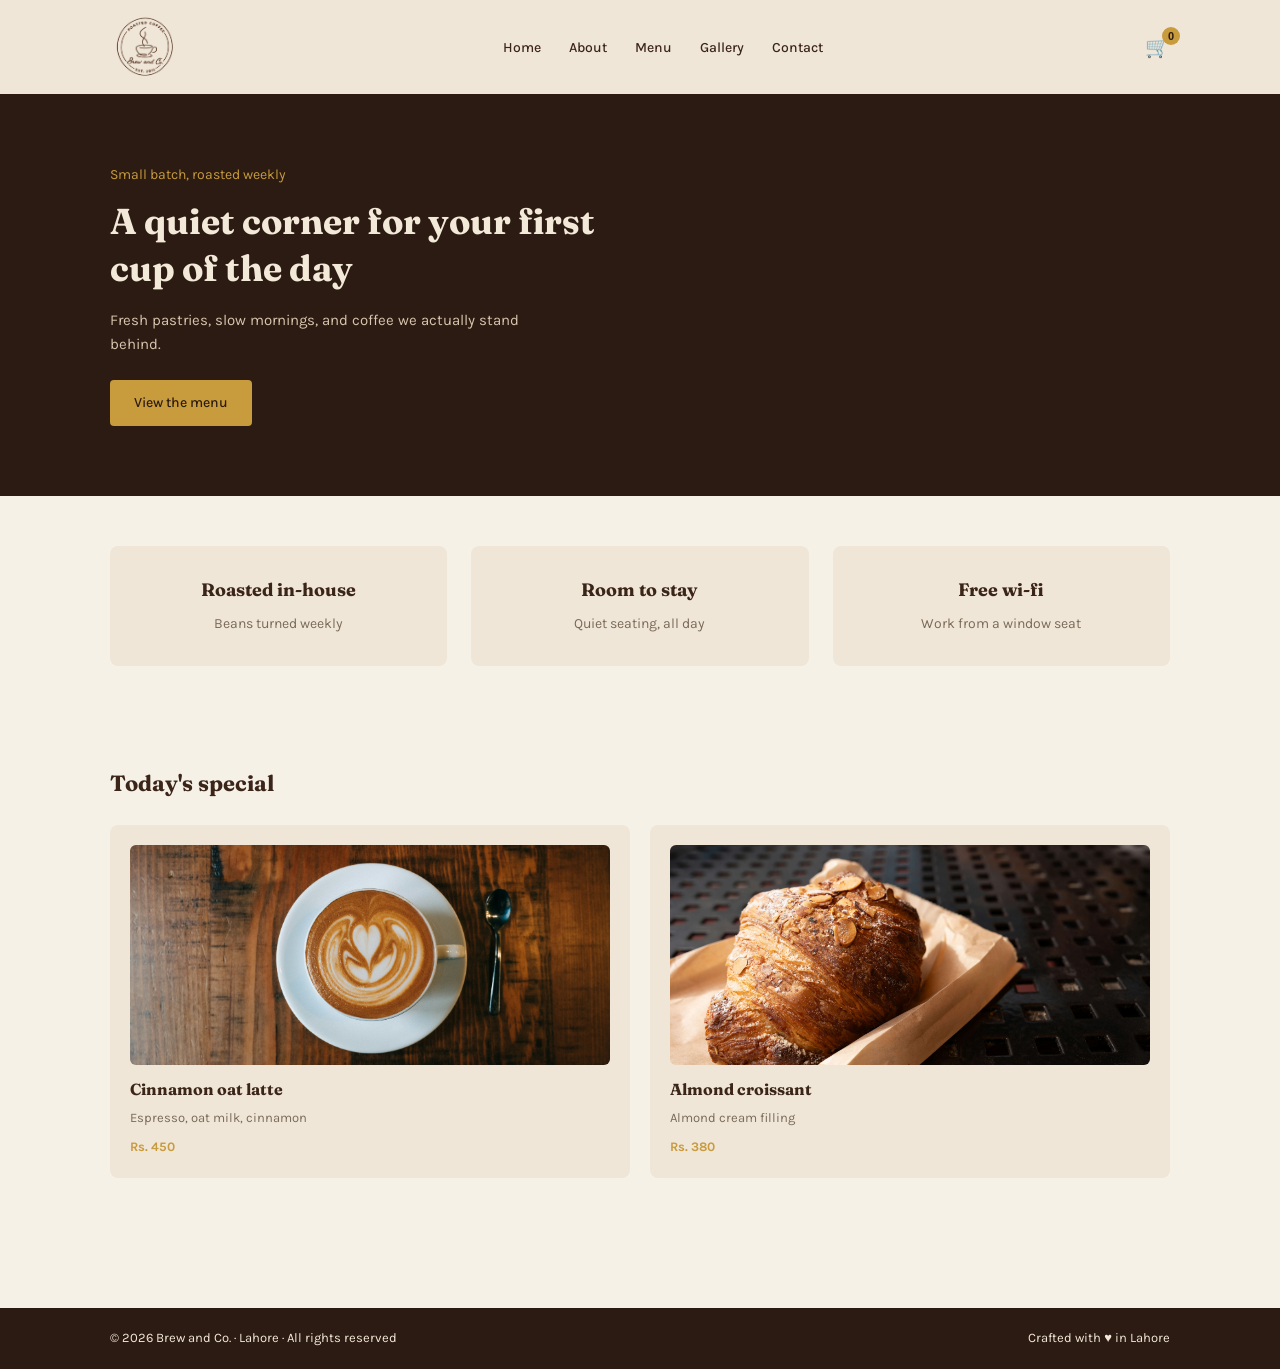
<file: index.html>
<!DOCTYPE html>
<html lang="en">
<head>
  <meta charset="UTF-8">
  <meta name="viewport" content="width=device-width, initial-scale=1.0">
  <title>Brew and Co. - Home</title>

  <link rel="preconnect" href="https://fonts.googleapis.com">
  <link href="https://fonts.googleapis.com/css2?family=Fraunces:wght@500&family=Karla:wght@400;500&display=swap" rel="stylesheet">


  <link rel="stylesheet" href="css/style.css">
</head>
<body>

  <header class="site-header">
    <div class="container nav-container">

      <a href="index.html">
        <img src="images/logo.png" alt="Brew and Co. logo" class="logo-img">
      </a>
      <nav class="site-nav" id="site-nav" aria-label="Main navigation">
        <ul>
          <li><a href="index.html">Home</a></li>
          <li><a href="about.html">About</a></li>
          <li><a href="menu.html">Menu</a></li>
          <li><a href="gallery.html">Gallery</a></li>
          <li><a href="contact.html">Contact</a></li>
        </ul>
      </nav>

      <button class="cart-btn" id="cart-btn" aria-label="View cart">
        🛒
        <span class="cart-count" id="cart-count">0</span>
      </button>

      <button class="hamburger" id="hamburger" aria-label="Toggle menu" aria-expanded="false">
        <span></span>
        <span></span>
        <span></span>
      </button>

    </div>
  </header>

  <main>

    <section class="hero">
      <div class="container">
        <p class="hero-tagline">Small batch, roasted weekly</p>
        <h1 class="hero-heading">A quiet corner for your first cup of the day</h1>
        <p class="hero-subtext">Fresh pastries, slow mornings, and coffee we actually stand behind.</p>
        <a href="menu.html" class="btn-primary">View the menu</a>
      </div>
    </section>

    <section class="highlights">
      <div class="container highlights-grid">

        <article class="highlight-item">
          <h2>Roasted in-house</h2>
          <p>Beans turned weekly</p>
        </article>

        <article class="highlight-item">
          <h2>Room to stay</h2>
          <p>Quiet seating, all day</p>
        </article>

        <article class="highlight-item">
          <h2>Free wi-fi</h2>
          <p>Work from a window seat</p>
        </article>

      </div>
    </section>


    <section class="special">
      <div class="container">
        <h2 class="special-heading">Today's special</h2>

        <div class="special-grid">

          <article class="special-card">
            <img src="images/latte.jpg" alt="Cinnamon oat latte">
            <h3>Cinnamon oat latte</h3>
            <p>Espresso, oat milk, cinnamon</p>
            <p class="price">Rs. 450</p>
          </article>

          <article class="special-card">
            <img src="images/croissant.jpg" alt="Almond croissant">
            <h3>Almond croissant</h3>
            <p>Almond cream filling</p>
            <p class="price">Rs. 380</p>
          </article>

        </div>
      </div>
    </section>

  </main>

  <footer class="site-footer">
  <div class="container footer-container">
    <p>&copy; 2026 Brew and Co. &middot; Lahore &middot; All rights reserved</p>
    <p>Crafted with <span aria-hidden="true">&hearts;</span> in Lahore</p>
  </div>
</footer>
  <script src="js/script.js"></script>
</body>
</html>
</file>
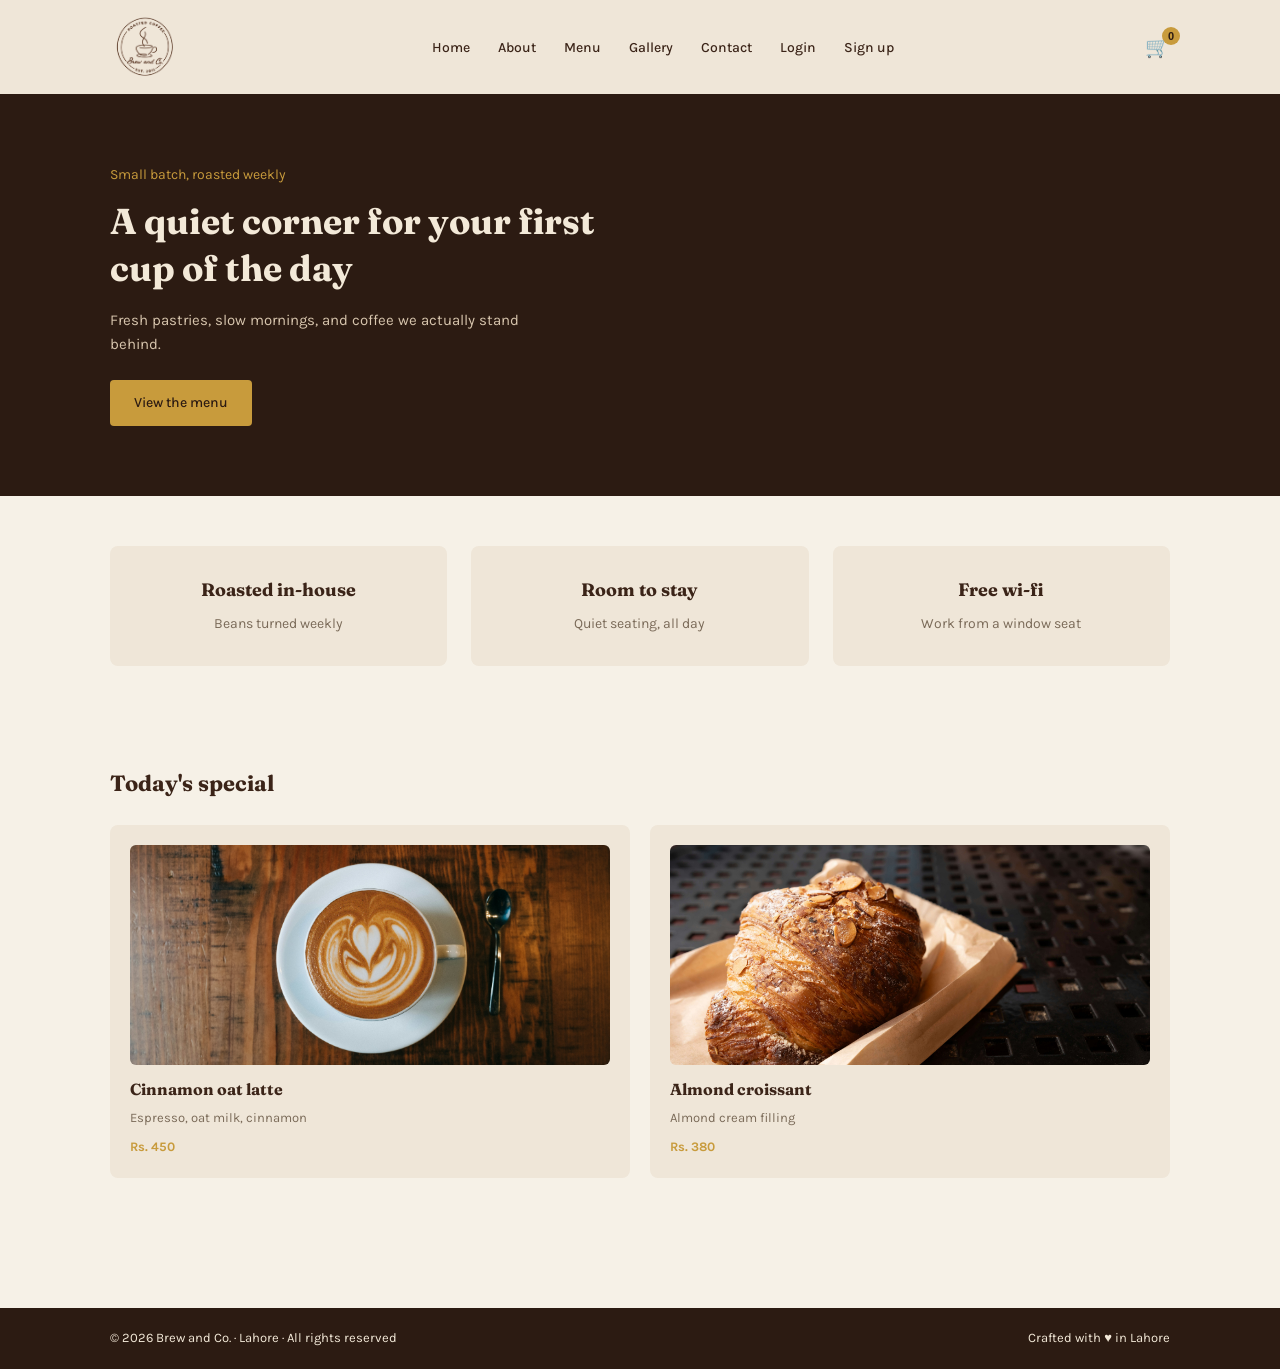
<file: public/index.html>
<!DOCTYPE html>
<html lang="en">
<head>
  <meta charset="UTF-8">
  <meta name="viewport" content="width=device-width, initial-scale=1.0">
  <title>Brew and Co. - Home</title>

  <link rel="preconnect" href="https://fonts.googleapis.com">
  <link href="https://fonts.googleapis.com/css2?family=Fraunces:wght@500&family=Karla:wght@400;500&display=swap" rel="stylesheet">


  <link rel="stylesheet" href="css/style.css">
</head>
<body>

  <header class="site-header">
    <div class="container nav-container">

      <a href="index.html">
        <img src="images/logo.png" alt="Brew and Co. logo" class="logo-img">
      </a>
      <nav class="site-nav" id="site-nav" aria-label="Main navigation">
        <ul>
          <li><a href="index.html">Home</a></li>
          <li><a href="about.html">About</a></li>
          <li><a href="menu.html">Menu</a></li>
          <li><a href="gallery.html">Gallery</a></li>
          <li><a href="contact.html">Contact</a></li>
          <li><a href="login.php">Login</a></li>
          <li><a href="signup.php">Sign up</a></li>
        </ul>
      </nav>

      <button class="cart-btn" id="cart-btn" aria-label="View cart">
        🛒
        <span class="cart-count" id="cart-count">0</span>
      </button>

      <button class="hamburger" id="hamburger" aria-label="Toggle menu" aria-expanded="false">
        <span></span>
        <span></span>
        <span></span>
      </button>

    </div>
  </header>

  <main>

    <section class="hero">
      <div class="container">
        <p class="hero-tagline">Small batch, roasted weekly</p>
        <h1 class="hero-heading">A quiet corner for your first cup of the day</h1>
        <p class="hero-subtext">Fresh pastries, slow mornings, and coffee we actually stand behind.</p>
        <a href="menu.html" class="btn-primary">View the menu</a>
      </div>
    </section>

    <section class="highlights">
      <div class="container highlights-grid">

        <article class="highlight-item">
          <h2>Roasted in-house</h2>
          <p>Beans turned weekly</p>
        </article>

        <article class="highlight-item">
          <h2>Room to stay</h2>
          <p>Quiet seating, all day</p>
        </article>

        <article class="highlight-item">
          <h2>Free wi-fi</h2>
          <p>Work from a window seat</p>
        </article>

      </div>
    </section>


    <section class="special">
      <div class="container">
        <h2 class="special-heading">Today's special</h2>

        <div class="special-grid">

          <article class="special-card">
            <img src="images/latte.jpg" alt="Cinnamon oat latte">
            <h3>Cinnamon oat latte</h3>
            <p>Espresso, oat milk, cinnamon</p>
            <p class="price">Rs. 450</p>
          </article>

          <article class="special-card">
            <img src="images/croissant.jpg" alt="Almond croissant">
            <h3>Almond croissant</h3>
            <p>Almond cream filling</p>
            <p class="price">Rs. 380</p>
          </article>

        </div>
      </div>
    </section>

  </main>

  <footer class="site-footer">
  <div class="container footer-container">
    <p>&copy; 2026 Brew and Co. &middot; Lahore &middot; All rights reserved</p>
    <p>Crafted with <span aria-hidden="true">&hearts;</span> in Lahore</p>
  </div>
</footer>
  <script src="js/script.js"></script>
</body>
</html>
</file>
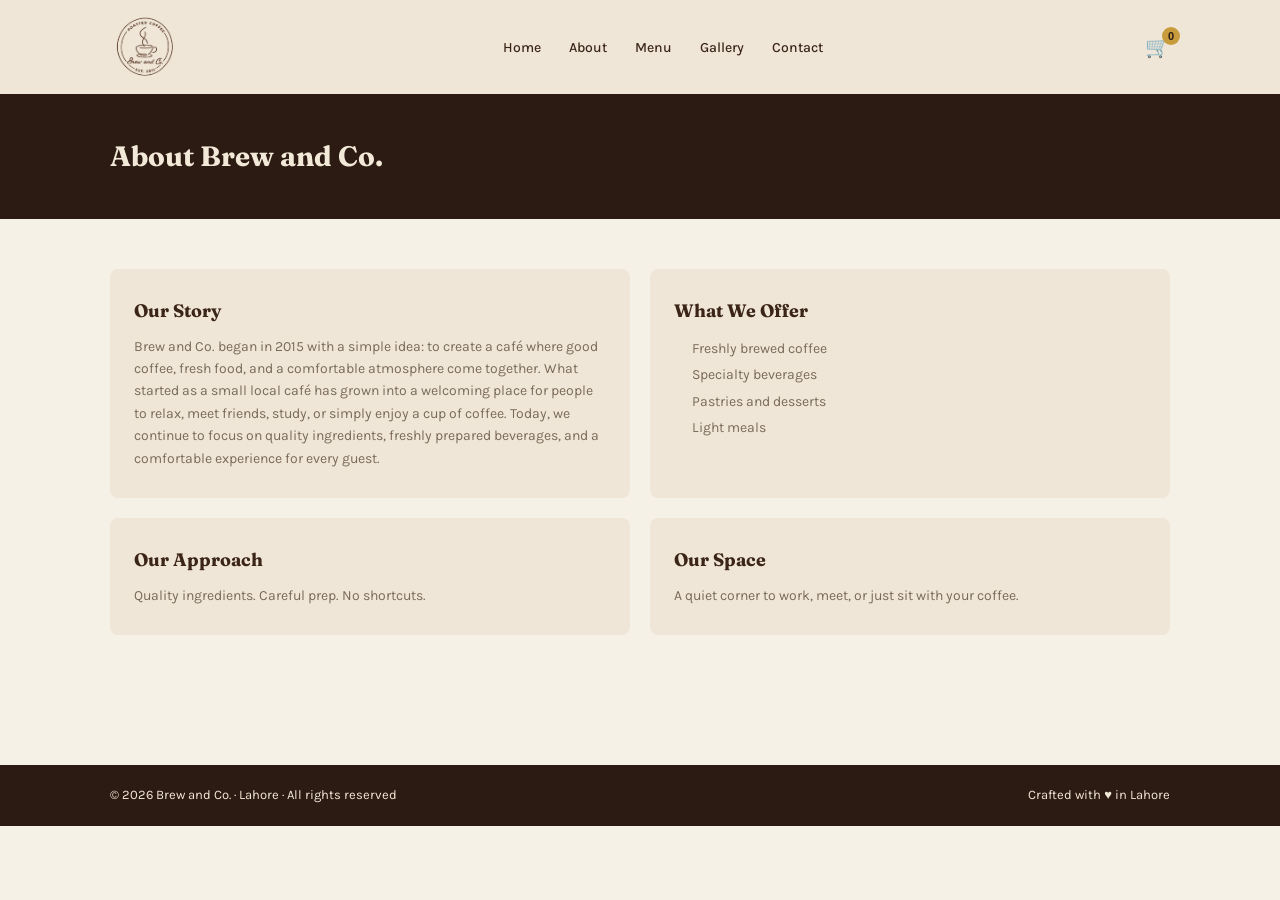
<file: about.html>
<!DOCTYPE html>
<html lang="en">
<head>
  <meta charset="UTF-8">
  <meta name="viewport" content="width=device-width, initial-scale=1.0">
  <title>Brew and Co. - About</title>

  <link rel="preconnect" href="https://fonts.googleapis.com">
  <link href="https://fonts.googleapis.com/css2?family=Fraunces:wght@500&family=Karla:wght@400;500&display=swap" rel="stylesheet">

  <link rel="stylesheet" href="css/style.css">
</head>
<body>

  <header class="site-header">
    <div class="container nav-container">

      <a href="index.html">
        <img src="images/logo.png" alt="Brew and Co. logo" class="logo-img">
      </a>

      <nav class="site-nav" id="site-nav">
        <ul>
          <li><a href="index.html">Home</a></li>
          <li><a href="about.html">About</a></li>
          <li><a href="menu.html">Menu</a></li>
          <li><a href="gallery.html">Gallery</a></li>
          <li><a href="contact.html">Contact</a></li>
        </ul>
      </nav>

      <button class="cart-btn" id="cart-btn" aria-label="View cart">
        🛒
        <span class="cart-count" id="cart-count">0</span>
      </button>

      <button class="hamburger" id="hamburger" aria-label="Toggle menu" aria-expanded="false">
        <span></span>
        <span></span>
        <span></span>
      </button>

    </div>
  </header>

  <main>

    <!-- PAGE HEADING -->
    <section class="page-header">
      <div class="container">
        <h1>About Brew and Co.</h1>
      </div>
    </section>

    <!-- ABOUT CARDS -->
    <section class="about-section">
      <div class="container about-grid">

        <article class="about-card">
          <h2>Our Story</h2>
          <p>Brew and Co. began in 2015 with a simple idea: to create a café where good coffee, fresh food, and a comfortable atmosphere come together. What started as a small local café has grown into a welcoming place for people to relax, meet friends, study, or simply enjoy a cup of coffee. Today, we continue to focus on quality ingredients, freshly prepared beverages, and a comfortable experience for every guest.</p>
        </article>

        <article class="about-card">
          <h2>What We Offer</h2>
          <ul class="offer-list">
            <li>Freshly brewed coffee</li>
            <li>Specialty beverages</li>
            <li>Pastries and desserts</li>
            <li>Light meals</li>
          </ul>
        </article>

        <article class="about-card">
          <h2>Our Approach</h2>
          <p>Quality ingredients. Careful prep. No shortcuts.</p>
        </article>

        <article class="about-card">
          <h2>Our Space</h2>
          <p>A quiet corner to work, meet, or just sit with your coffee.</p>
        </article>

      </div>
    </section>

  </main>

  <footer class="site-footer">
    <div class="container footer-container">
      <p>&copy; 2026 Brew and Co. &middot; Lahore &middot; All rights reserved</p>
      <p>Crafted with <span aria-hidden="true">&hearts;</span> in Lahore</p>
    </div>
  </footer>

  <script src="js/script.js"></script>
</body>
</html>
</file>
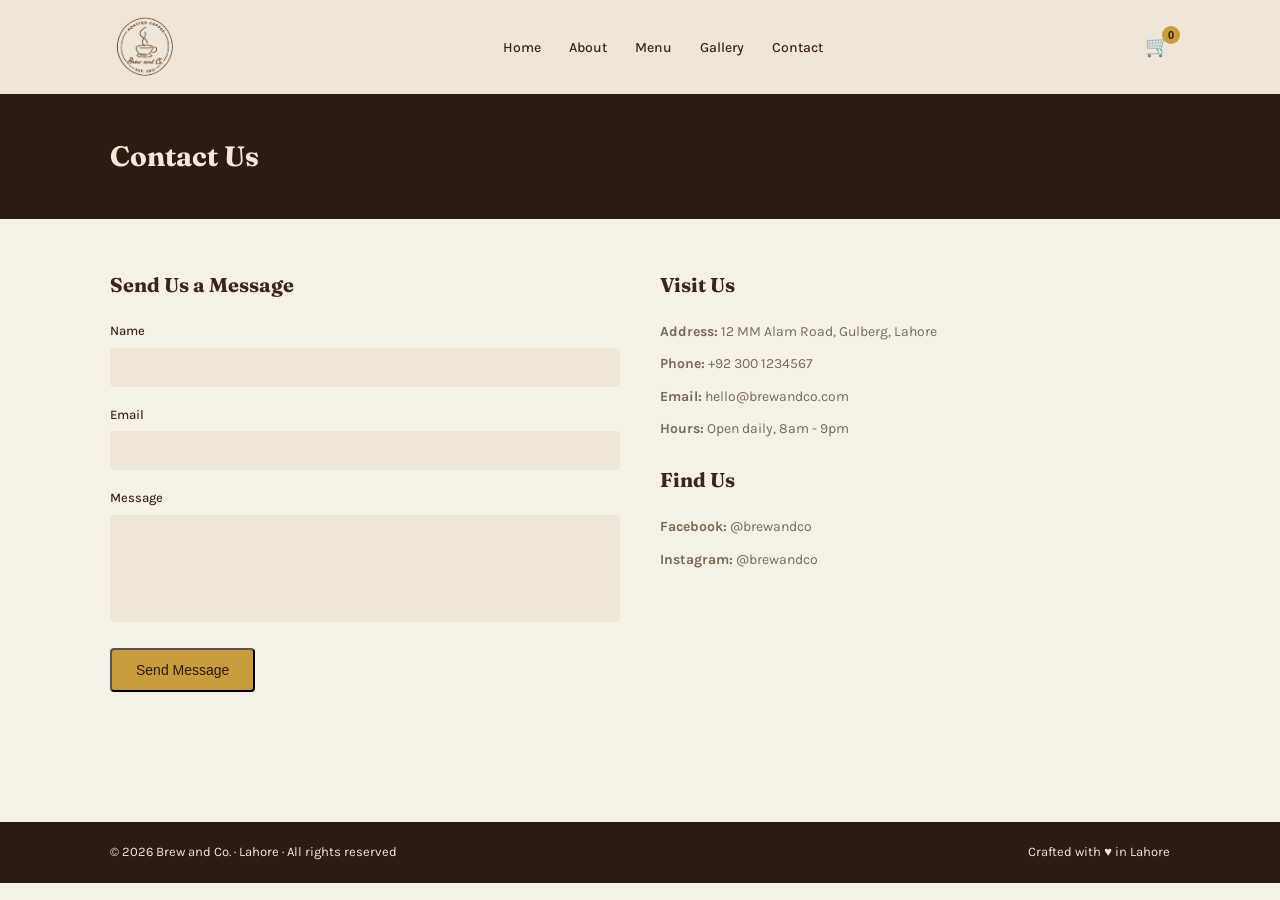
<file: contact.html>
<!DOCTYPE html>
<html lang="en">
<head>
  <meta charset="UTF-8">
  <meta name="viewport" content="width=device-width, initial-scale=1.0">
  <title>Brew and Co. - Contact</title>

  <link rel="preconnect" href="https://fonts.googleapis.com">
  <link href="https://fonts.googleapis.com/css2?family=Fraunces:wght@500&family=Karla:wght@400;500&display=swap" rel="stylesheet">

  <link rel="stylesheet" href="css/style.css">
</head>
<body>

  <header class="site-header">
    <div class="container nav-container">

      <a href="index.html">
        <img src="images/logo.png" alt="Brew and Co. logo" class="logo-img">
      </a>

      <nav class="site-nav" id="site-nav">
        <ul>
          <li><a href="index.html">Home</a></li>
          <li><a href="about.html">About</a></li>
          <li><a href="menu.html">Menu</a></li>
          <li><a href="gallery.html">Gallery</a></li>
          <li><a href="contact.html">Contact</a></li>
        </ul>
      </nav>

      <div class="cart-wrapper">
        <button class="cart-btn" id="cart-btn" aria-label="View cart">
          🛒
          <span class="cart-count" id="cart-count">0</span>
        </button>
        <div class="cart-dropdown" id="cart-dropdown">
          <p class="cart-empty" id="cart-empty">Your cart is empty</p>
          <ul class="cart-items" id="cart-items"></ul>
          <p class="cart-total" id="cart-total"></p>
          <p class="cart-note">To place your order, please visit us or contact us directly.</p>
        </div>
      </div>

      <button class="hamburger" id="hamburger" aria-label="Toggle menu" aria-expanded="false">
        <span></span>
        <span></span>
        <span></span>
      </button>

    </div>
  </header>

  <main>

    <section class="page-header">
      <div class="container">
        <h1>Contact Us</h1>
      </div>
    </section>

    <section class="contact-section">
      <div class="container contact-grid">

        <!-- CONTACT FORM -->
        <div class="contact-form-wrapper">
          <h2>Send Us a Message</h2>

          <form id="contact-form" novalidate>

            <div class="form-group">
              <label for="name">Name</label>
              <input type="text" id="name" name="name">
              <p class="error-msg" id="name-error"></p>
            </div>

            <div class="form-group">
              <label for="email">Email</label>
              <input type="text" id="email" name="email">
              <p class="error-msg" id="email-error"></p>
            </div>

            <div class="form-group">
              <label for="message">Message</label>
              <textarea id="message" name="message" rows="5"></textarea>
              <p class="error-msg" id="message-error"></p>
            </div>

            <button type="submit" class="btn-primary">Send Message</button>

          </form>
        </div>

        <!-- CONTACT DETAILS -->
        <div class="contact-details">

          <h2>Visit Us</h2>

          <ul class="details-list">
            <li><strong>Address:</strong> 12 MM Alam Road, Gulberg, Lahore</li>
            <li><strong>Phone:</strong> +92 300 1234567</li>
            <li><strong>Email:</strong> hello@brewandco.com</li>
            <li><strong>Hours:</strong> Open daily, 8am - 9pm</li>
          </ul>

          <h2>Find Us</h2>

          <ul class="details-list">
            <li><strong>Facebook:</strong> @brewandco</li>
            <li><strong>Instagram:</strong> @brewandco</li>
          </ul>

        </div>

      </div>
    </section>

  </main>

  <div class="toast" id="toast"></div>

  <footer class="site-footer">
    <div class="container footer-container">
      <p>&copy; 2026 Brew and Co. &middot; Lahore &middot; All rights reserved</p>
      <p>Crafted with <span aria-hidden="true">&hearts;</span> in Lahore</p>
    </div>
  </footer>

  <script src="js/script.js"></script>
</body>
</html>
</file>
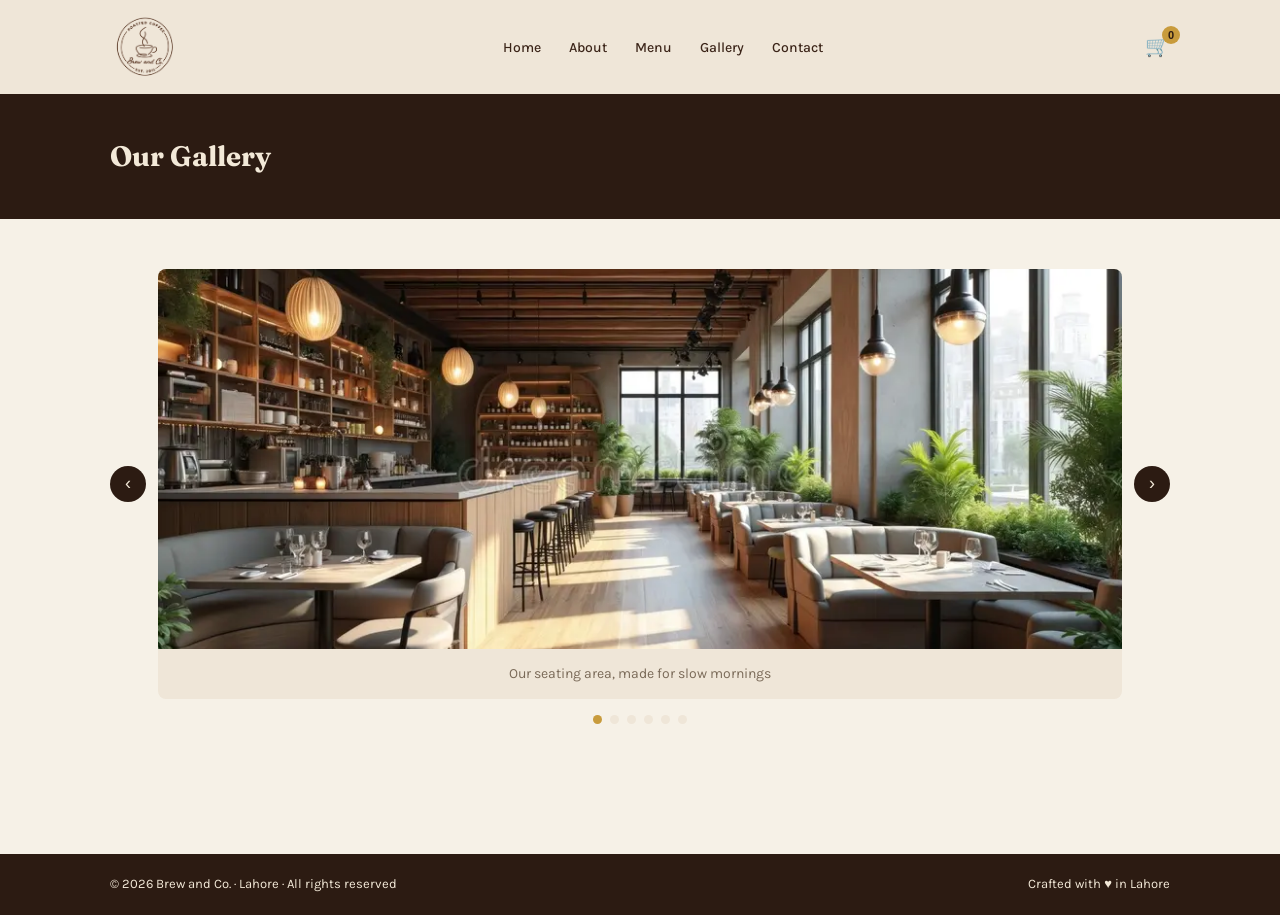
<file: gallery.html>
<!DOCTYPE html>
<html lang="en">
<head>
  <meta charset="UTF-8">
  <meta name="viewport" content="width=device-width, initial-scale=1.0">
  <title>Brew and Co. - Gallery</title>

  <link rel="preconnect" href="https://fonts.googleapis.com">
  <link href="https://fonts.googleapis.com/css2?family=Fraunces:wght@500&family=Karla:wght@400;500&display=swap" rel="stylesheet">

  <link rel="stylesheet" href="css/style.css">
</head>
<body>

  <header class="site-header">
    <div class="container nav-container">

      <a href="index.html">
        <img src="images/logo.png" alt="Brew and Co. logo" class="logo-img">
      </a>

      <nav class="site-nav" id="site-nav">
        <ul>
          <li><a href="index.html">Home</a></li>
          <li><a href="about.html">About</a></li>
          <li><a href="menu.html">Menu</a></li>
          <li><a href="gallery.html">Gallery</a></li>
          <li><a href="contact.html">Contact</a></li>
        </ul>
      </nav>

      <div class="cart-wrapper">
        <button class="cart-btn" id="cart-btn" aria-label="View cart">
          🛒
          <span class="cart-count" id="cart-count">0</span>
        </button>
        <div class="cart-dropdown" id="cart-dropdown">
          <p class="cart-empty" id="cart-empty">Your cart is empty</p>
          <ul class="cart-items" id="cart-items"></ul>
          <p class="cart-total" id="cart-total"></p>
          <p class="cart-note">To place your order, please visit us or contact us directly.</p>
        </div>
      </div>

      <button class="hamburger" id="hamburger" aria-label="Toggle menu" aria-expanded="false">
        <span></span>
        <span></span>
        <span></span>
      </button>

    </div>
  </header>

  <main>

    <section class="page-header">
      <div class="container">
        <h1>Our Gallery</h1>
      </div>
    </section>

    <section class="gallery-section">
      <div class="container">

        <div class="slider">
          <button class="slider-arrow prev-btn" id="prev-btn" aria-label="Previous photo">&#8249;</button>

          <div class="slider-track">
            <div class="slide active">
              <img src="images/gallery-1.webp" alt="Interior seating area">
              <p class="slide-caption">Our seating area, made for slow mornings</p>
            </div>
            <div class="slide">
              <img src="images/gallery-2.webp" alt="Coffee counter">
              <p class="slide-caption">The counter, where every order starts</p>
            </div>
            <div class="slide">
              <img src="images/gallery-3.avif" alt="Cozy reading corner">
              <p class="slide-caption">A quiet corner made for reading</p>
            </div>
            <div class="slide">
              <img src="images/gallery-4.avif" alt="Cafe storefront">
              <p class="slide-caption">Find us right on the corner</p>
            </div>
            <div class="slide">
              <img src="images/gallery-5.avif" alt="Latte art close up">
              <p class="slide-caption">Small details, made with care</p>
            </div>
            <div class="slide">
              <img src="images/gallery-6.jpg" alt="Laptop and coffee on a table">
              <p class="slide-caption">A good spot to get things done</p>
            </div>
          </div>

          <button class="slider-arrow next-btn" id="next-btn" aria-label="Next photo">&#8250;</button>
        </div>

        <div class="slider-dots" id="slider-dots">
          <span class="dot active" data-index="0"></span>
          <span class="dot" data-index="1"></span>
          <span class="dot" data-index="2"></span>
          <span class="dot" data-index="3"></span>
          <span class="dot" data-index="4"></span>
          <span class="dot" data-index="5"></span>
        </div>

      </div>
    </section>

  </main>

  <footer class="site-footer">
    <div class="container footer-container">
      <p>&copy; 2026 Brew and Co. &middot; Lahore &middot; All rights reserved</p>
      <p>Crafted with <span aria-hidden="true">&hearts;</span> in Lahore</p>
    </div>
  </footer>

  <script src="js/script.js"></script>
</body>
</html>
</file>
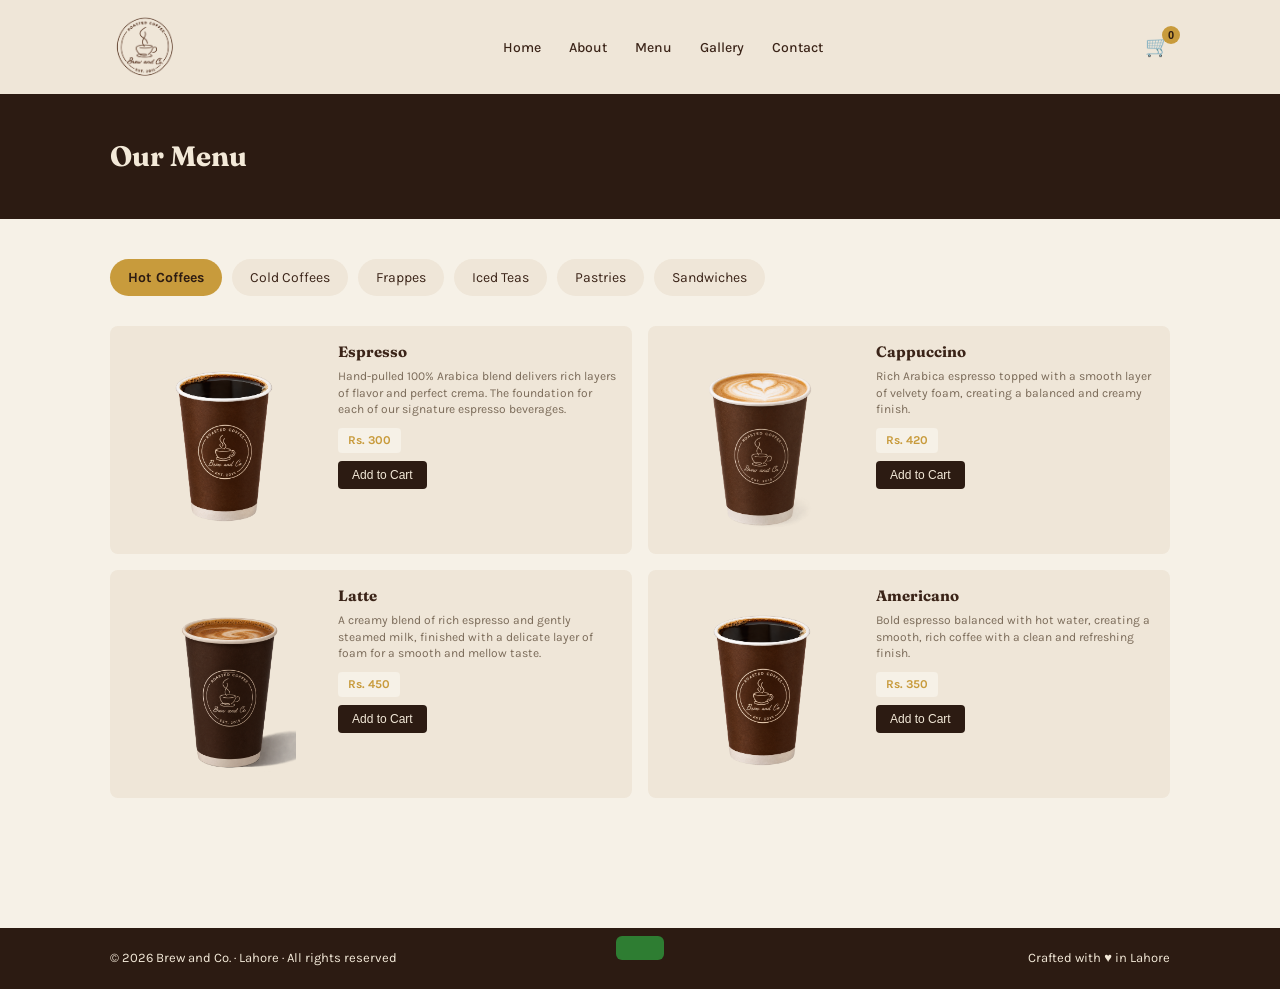
<file: menu.html>
<!DOCTYPE html>
<html lang="en">
<head>
  <meta charset="UTF-8">
  <meta name="viewport" content="width=device-width, initial-scale=1.0">
  <title>Brew and Co. - Menu</title>

  <link rel="preconnect" href="https://fonts.googleapis.com">
  <link href="https://fonts.googleapis.com/css2?family=Fraunces:wght@500&family=Karla:wght@400;500&display=swap" rel="stylesheet">

  <link rel="stylesheet" href="css/style.css">
</head>
<body>

  <header class="site-header">
    <div class="container nav-container">

      <a href="index.html">
        <img src="images/logo.png" alt="Brew and Co. logo" class="logo-img">
      </a>

      <nav class="site-nav" id="site-nav">
        <ul>
          <li><a href="index.html">Home</a></li>
          <li><a href="about.html">About</a></li>
          <li><a href="menu.html">Menu</a></li>
          <li><a href="gallery.html">Gallery</a></li>
          <li><a href="contact.html">Contact</a></li>
        </ul>
      </nav>

      <div class="cart-wrapper">
        <button class="cart-btn" id="cart-btn" aria-label="View cart">
          🛒
          <span class="cart-count" id="cart-count">0</span>
        </button>

        <div class="cart-dropdown" id="cart-dropdown">
          <p class="cart-empty" id="cart-empty">Your cart is empty</p>
          <ul class="cart-items" id="cart-items"></ul>
          <p class="cart-total" id="cart-total"></p>
          <p class="cart-note">To place your order, please visit us or contact us directly.</p>
        </div>
      </div>

      <button class="hamburger" id="hamburger" aria-label="Toggle menu" aria-expanded="false">
        <span></span>
        <span></span>
        <span></span>
      </button>

    </div>
  </header>

  <main>

    <section class="page-header">
      <div class="container">
        <h1>Our Menu</h1>
      </div>
    </section>

    <section class="menu-section">
      <div class="container">

        <div class="menu-tabs">
          <button class="tab-btn active" data-category="hotcoffees">Hot Coffees</button>
          <button class="tab-btn" data-category="coldcoffees">Cold Coffees</button>
          <button class="tab-btn" data-category="frappes">Frappes</button>
          <button class="tab-btn" data-category="icedteas">Iced Teas</button>
          <button class="tab-btn" data-category="pastries">Pastries</button>
          <button class="tab-btn" data-category="sandwiches">Sandwiches</button>
        </div>

        <!-- HOT COFFEES -->
        <div class="menu-category active" data-category="hotcoffees">

          <div class="menu-item" data-name="Espresso" data-price="300">
            <img src="images/menu-americano.png" alt="Espresso">
            <div class="menu-item-info">
              <h3>Espresso</h3>
              <p>Hand-pulled 100% Arabica blend delivers rich layers of flavor and perfect crema. The foundation for each of our signature espresso beverages.</p>
              <span class="price-badge">Rs. 300</span>
              <div class="item-action">
                <button class="add-cart-btn">Add to Cart</button>
                <div class="qty-controls" style="display: none;">
                  <button class="qty-btn qty-decrease">-</button>
                  <span class="qty-value">0</span>
                  <button class="qty-btn qty-increase">+</button>
                </div>
              </div>
            </div>
          </div>

          <div class="menu-item" data-name="Cappuccino" data-price="420">
            <img src="images/menu-capp.png" alt="Cappuccino">
            <div class="menu-item-info">
              <h3>Cappuccino</h3>
              <p>Rich Arabica espresso topped with a smooth layer of velvety foam, creating a balanced and creamy finish.</p>
              <span class="price-badge">Rs. 420</span>
              <div class="item-action">
                <button class="add-cart-btn">Add to Cart</button>
                <div class="qty-controls" style="display: none;">
                  <button class="qty-btn qty-decrease">-</button>
                  <span class="qty-value">0</span>
                  <button class="qty-btn qty-increase">+</button>
                </div>
              </div>
            </div>
          </div>

          <div class="menu-item" data-name="Latte" data-price="450">
            <img src="images/menu-latte.png" alt="Latte">
            <div class="menu-item-info">
              <h3>Latte</h3>
              <p>A creamy blend of rich espresso and gently steamed milk, finished with a delicate layer of foam for a smooth and mellow taste.</p>
              <span class="price-badge">Rs. 450</span>
              <div class="item-action">
                <button class="add-cart-btn">Add to Cart</button>
                <div class="qty-controls" style="display: none;">
                  <button class="qty-btn qty-decrease">-</button>
                  <span class="qty-value">0</span>
                  <button class="qty-btn qty-increase">+</button>
                </div>
              </div>
            </div>
          </div>

          <div class="menu-item" data-name="Americano" data-price="350">
            <img src="images/menu-americano.png" alt="Americano">
            <div class="menu-item-info">
              <h3>Americano</h3>
              <p>Bold espresso balanced with hot water, creating a smooth, rich coffee with a clean and refreshing finish.</p>
              <span class="price-badge">Rs. 350</span>
              <div class="item-action">
                <button class="add-cart-btn">Add to Cart</button>
                <div class="qty-controls" style="display: none;">
                  <button class="qty-btn qty-decrease">-</button>
                  <span class="qty-value">0</span>
                  <button class="qty-btn qty-increase">+</button>
                </div>
              </div>
            </div>
          </div>

        </div>

        <!-- COLD COFFEES -->
        <div class="menu-category" data-category="coldcoffees">

          <div class="menu-item" data-name="Iced Latte" data-price="480">
            <img src="images/menu-icedlatte.png" alt="Iced Latte">
            <div class="menu-item-info">
              <h3>Iced Latte</h3>
              <p>Smooth espresso combined with chilled milk and served over ice for a creamy, refreshing coffee.</p>
              <span class="price-badge">Rs. 480</span>
              <div class="item-action">
                <button class="add-cart-btn">Add to Cart</button>
                <div class="qty-controls" style="display: none;">
                  <button class="qty-btn qty-decrease">-</button>
                  <span class="qty-value">0</span>
                  <button class="qty-btn qty-increase">+</button>
                </div>
              </div>
            </div>
          </div>

          <div class="menu-item" data-name="Iced Caramel Latte" data-price="500">
            <img src="images/menu-icedcaramellatte.png" alt="Iced Caramel Latte">
            <div class="menu-item-info">
              <h3>Iced Caramel Latte</h3>
              <p>Espresso and chilled milk blended with caramel, served over ice for a smooth and sweet finish.</p>
              <span class="price-badge">Rs. 500</span>
              <div class="item-action">
                <button class="add-cart-btn">Add to Cart</button>
                <div class="qty-controls" style="display: none;">
                  <button class="qty-btn qty-decrease">-</button>
                  <span class="qty-value">0</span>
                  <button class="qty-btn qty-increase">+</button>
                </div>
              </div>
            </div>
          </div>

          <div class="menu-item" data-name="Iced Americano" data-price="400">
            <img src="images/menu-icedamericano.png" alt="Iced Americano">
            <div class="menu-item-info">
              <h3>Iced Americano</h3>
              <p>Bold espresso poured over cold water and ice for a crisp, smooth coffee with a refreshing finish.</p>
              <span class="price-badge">Rs. 400</span>
              <div class="item-action">
                <button class="add-cart-btn">Add to Cart</button>
                <div class="qty-controls" style="display: none;">
                  <button class="qty-btn qty-decrease">-</button>
                  <span class="qty-value">0</span>
                  <button class="qty-btn qty-increase">+</button>
                </div>
              </div>
            </div>
          </div>

          <div class="menu-item" data-name="Iced Mocha" data-price="500">
            <img src="images/menu-icedmocha.png" alt="Iced Mocha">
            <div class="menu-item-info">
              <h3>Iced Mocha</h3>
              <p>Rich espresso combined with chilled milk and chocolate, served over ice for a smooth and indulgent coffee.</p>
              <span class="price-badge">Rs. 500</span>
              <div class="item-action">
                <button class="add-cart-btn">Add to Cart</button>
                <div class="qty-controls" style="display: none;">
                  <button class="qty-btn qty-decrease">-</button>
                  <span class="qty-value">0</span>
                  <button class="qty-btn qty-increase">+</button>
                </div>
              </div>
            </div>
          </div>

        </div>

        <!-- FRAPPES -->
        <div class="menu-category" data-category="frappes">

          <div class="menu-item" data-name="Vanilla Frappe" data-price="480">
            <img src="images/menu-vanillafrappe.png" alt="Vanilla Frappe">
            <div class="menu-item-info">
              <h3>Vanilla Frappe</h3>
              <p>Creamy vanilla blended with chilled milk and ice for a smooth and refreshing treat.</p>
              <span class="price-badge">Rs. 480</span>
              <div class="item-action">
                <button class="add-cart-btn">Add to Cart</button>
                <div class="qty-controls" style="display: none;">
                  <button class="qty-btn qty-decrease">-</button>
                  <span class="qty-value">0</span>
                  <button class="qty-btn qty-increase">+</button>
                </div>
              </div>
            </div>
          </div>

          <div class="menu-item" data-name="Hazelnut Frappe" data-price="500">
            <img src="images/menu-hazelnutfrappe.png" alt="Hazelnut Frappe">
            <div class="menu-item-info">
              <h3>Hazelnut Frappe</h3>
              <p>Rich hazelnut blended with creamy milk and ice for a smooth, nutty flavor.</p>
              <span class="price-badge">Rs. 500</span>
              <div class="item-action">
                <button class="add-cart-btn">Add to Cart</button>
                <div class="qty-controls" style="display: none;">
                  <button class="qty-btn qty-decrease">-</button>
                  <span class="qty-value">0</span>
                  <button class="qty-btn qty-increase">+</button>
                </div>
              </div>
            </div>
          </div>

          <div class="menu-item" data-name="Caramel Frappe" data-price="500">
            <img src="images/menu-caramelfrappe.png" alt="Caramel Frappe">
            <div class="menu-item-info">
              <h3>Caramel Frappe</h3>
              <p>Creamy coffee blended with caramel, milk, and ice for a sweet and indulgent finish.</p>
              <span class="price-badge">Rs. 500</span>
              <div class="item-action">
                <button class="add-cart-btn">Add to Cart</button>
                <div class="qty-controls" style="display: none;">
                  <button class="qty-btn qty-decrease">-</button>
                  <span class="qty-value">0</span>
                  <button class="qty-btn qty-increase">+</button>
                </div>
              </div>
            </div>
          </div>

          <div class="menu-item" data-name="Mocha Frappe" data-price="520">
            <img src="images/menu-mochafrappe.png" alt="Mocha Frappe">
            <div class="menu-item-info">
              <h3>Mocha Frappe</h3>
              <p>Espresso and chocolate blended with milk and ice for a rich, creamy coffee treat.</p>
              <span class="price-badge">Rs. 520</span>
              <div class="item-action">
                <button class="add-cart-btn">Add to Cart</button>
                <div class="qty-controls" style="display: none;">
                  <button class="qty-btn qty-decrease">-</button>
                  <span class="qty-value">0</span>
                  <button class="qty-btn qty-increase">+</button>
                </div>
              </div>
            </div>
          </div>

        </div>

        <!-- ICED TEAS -->
        <div class="menu-category" data-category="icedteas">

          <div class="menu-item" data-name="Mango Iced Tea" data-price="350">
            <img src="images/menu-mangoicetea.png" alt="Mango Iced Tea">
            <div class="menu-item-info">
              <h3>Mango Iced Tea</h3>
              <p>A refreshing blend of smooth iced tea and juicy mango for a sweet, tropical finish.</p>
              <span class="price-badge">Rs. 350</span>
              <div class="item-action">
                <button class="add-cart-btn">Add to Cart</button>
                <div class="qty-controls" style="display: none;">
                  <button class="qty-btn qty-decrease">-</button>
                  <span class="qty-value">0</span>
                  <button class="qty-btn qty-increase">+</button>
                </div>
              </div>
            </div>
          </div>

          <div class="menu-item" data-name="Peach Iced Tea" data-price="350">
            <img src="images/menu-peachicetea.png" alt="Peach Iced Tea">
            <div class="menu-item-info">
              <h3>Peach Iced Tea</h3>
              <p>A refreshing blend of smooth iced tea and juicy peach for a light, fruity finish.</p>
              <span class="price-badge">Rs. 350</span>
              <div class="item-action">
                <button class="add-cart-btn">Add to Cart</button>
                <div class="qty-controls" style="display: none;">
                  <button class="qty-btn qty-decrease">-</button>
                  <span class="qty-value">0</span>
                  <button class="qty-btn qty-increase">+</button>
                </div>
              </div>
            </div>
          </div>

          <div class="menu-item" data-name="Strawberry Iced Tea" data-price="350">
            <img src="images/menu-strawberryicetea.png" alt="Strawberry Iced Tea">
            <div class="menu-item-info">
              <h3>Strawberry Iced Tea</h3>
              <p>A refreshing blend of smooth iced tea and sweet strawberries for a bright, fruity taste.</p>
              <span class="price-badge">Rs. 350</span>
              <div class="item-action">
                <button class="add-cart-btn">Add to Cart</button>
                <div class="qty-controls" style="display: none;">
                  <button class="qty-btn qty-decrease">-</button>
                  <span class="qty-value">0</span>
                  <button class="qty-btn qty-increase">+</button>
                </div>
              </div>
            </div>
          </div>

        </div>

        <!-- PASTRIES -->
        <div class="menu-category" data-category="pastries">

          <div class="menu-item" data-name="Croissant" data-price="300">
            <img src="images/menu-croissant.png" alt="Croissant">
            <div class="menu-item-info">
              <h3>Croissant</h3>
              <p>A classic, buttery pastry with delicate, flaky layers, baked fresh for a crisp golden finish.</p>
              <span class="price-badge">Rs. 300</span>
              <div class="item-action">
                <button class="add-cart-btn">Add to Cart</button>
                <div class="qty-controls" style="display: none;">
                  <button class="qty-btn qty-decrease">-</button>
                  <span class="qty-value">0</span>
                  <button class="qty-btn qty-increase">+</button>
                </div>
              </div>
            </div>
          </div>

          <div class="menu-item" data-name="Almond Croissant" data-price="380">
            <img src="images/menu-almondcroissant.png" alt="Almond Croissant">
            <div class="menu-item-info">
              <h3>Almond Croissant</h3>
              <p>A flaky, buttery croissant filled with rich almond cream and baked until golden and crisp.</p>
              <span class="price-badge">Rs. 380</span>
              <div class="item-action">
                <button class="add-cart-btn">Add to Cart</button>
                <div class="qty-controls" style="display: none;">
                  <button class="qty-btn qty-decrease">-</button>
                  <span class="qty-value">0</span>
                  <button class="qty-btn qty-increase">+</button>
                </div>
              </div>
            </div>
          </div>

          <div class="menu-item" data-name="Cinnamon Roll" data-price="350">
            <img src="images/menu-cinnaminroll.png" alt="Cinnamon Roll">
            <div class="menu-item-info">
              <h3>Cinnamon Roll</h3>
              <p>Soft, freshly baked dough swirled with cinnamon and finished with smooth cream cheese icing.</p>
              <span class="price-badge">Rs. 350</span>
              <div class="item-action">
                <button class="add-cart-btn">Add to Cart</button>
                <div class="qty-controls" style="display: none;">
                  <button class="qty-btn qty-decrease">-</button>
                  <span class="qty-value">0</span>
                  <button class="qty-btn qty-increase">+</button>
                </div>
              </div>
            </div>
          </div>

          <div class="menu-item" data-name="Blueberry Muffin" data-price="320">
            <img src="images/menu-muffin.webp" alt="Blueberry Muffin">
            <div class="menu-item-info">
              <h3>Blueberry Muffin</h3>
              <p>A tender, golden muffin packed with juicy blueberries and finished with a lightly sweet crust.</p>
              <span class="price-badge">Rs. 320</span>
              <div class="item-action">
                <button class="add-cart-btn">Add to Cart</button>
                <div class="qty-controls" style="display: none;">
                  <button class="qty-btn qty-decrease">-</button>
                  <span class="qty-value">0</span>
                  <button class="qty-btn qty-increase">+</button>
                </div>
              </div>
            </div>
          </div>

        </div>

        <!-- SANDWICHES -->
        <div class="menu-category" data-category="sandwiches">

          <div class="menu-item" data-name="Grilled Chicken Sandwich" data-price="550">
            <img src="images/menu-grilledchicken.png" alt="Grilled Chicken Sandwich">
            <div class="menu-item-info">
              <h3>Grilled Chicken Sandwich</h3>
              <p>Tender grilled chicken with fresh lettuce, tomato, and creamy sauce served in toasted bread.</p>
              <span class="price-badge">Rs. 550</span>
              <div class="item-action">
                <button class="add-cart-btn">Add to Cart</button>
                <div class="qty-controls" style="display: none;">
                  <button class="qty-btn qty-decrease">-</button>
                  <span class="qty-value">0</span>
                  <button class="qty-btn qty-increase">+</button>
                </div>
              </div>
            </div>
          </div>

          <div class="menu-item" data-name="Chicken Pesto Sandwich" data-price="600">
            <img src="images/menu-chickenpesto.png" alt="Chicken Pesto Sandwich">
            <div class="menu-item-info">
              <h3>Chicken Pesto Sandwich</h3>
              <p>Grilled chicken layered with basil pesto, mozzarella, and fresh greens for a rich, savory bite.</p>
              <span class="price-badge">Rs. 600</span>
              <div class="item-action">
                <button class="add-cart-btn">Add to Cart</button>
                <div class="qty-controls" style="display: none;">
                  <button class="qty-btn qty-decrease">-</button>
                  <span class="qty-value">0</span>
                  <button class="qty-btn qty-increase">+</button>
                </div>
              </div>
            </div>
          </div>

          <div class="menu-item" data-name="Turkey and Cheese Sandwich" data-price="550">
            <img src="images/menu-turkeycheese.png" alt="Turkey and Cheese Sandwich">
            <div class="menu-item-info">
              <h3>Turkey &amp; Cheese Sandwich</h3>
              <p>Sliced turkey with melted cheese, fresh lettuce, and tomato served in toasted bread.</p>
              <span class="price-badge">Rs. 550</span>
              <div class="item-action">
                <button class="add-cart-btn">Add to Cart</button>
                <div class="qty-controls" style="display: none;">
                  <button class="qty-btn qty-decrease">-</button>
                  <span class="qty-value">0</span>
                  <button class="qty-btn qty-increase">+</button>
                </div>
              </div>
            </div>
          </div>

          <div class="menu-item" data-name="Smoked Chicken Sandwich" data-price="600">
            <img src="images/menu-smokedchicken.png" alt="Smoked Chicken Sandwich">
            <div class="menu-item-info">
              <h3>Smoked Chicken Sandwich</h3>
              <p>Smoked chicken paired with cheddar, crisp lettuce, and a creamy dressing for a rich and satisfying sandwich.</p>
              <span class="price-badge">Rs. 600</span>
              <div class="item-action">
                <button class="add-cart-btn">Add to Cart</button>
                <div class="qty-controls" style="display: none;">
                  <button class="qty-btn qty-decrease">-</button>
                  <span class="qty-value">0</span>
                  <button class="qty-btn qty-increase">+</button>
                </div>
              </div>
            </div>
          </div>

        </div>

      </div>
    </section>

  </main>

  <div class="toast" id="toast"></div>

  <footer class="site-footer">
    <div class="container footer-container">
      <p>&copy; 2026 Brew and Co. &middot; Lahore &middot; All rights reserved</p>
      <p>Crafted with <span aria-hidden="true">&hearts;</span> in Lahore</p>
    </div>
  </footer>

  <script src="js/script.js"></script>
</body>
</html>
</file>
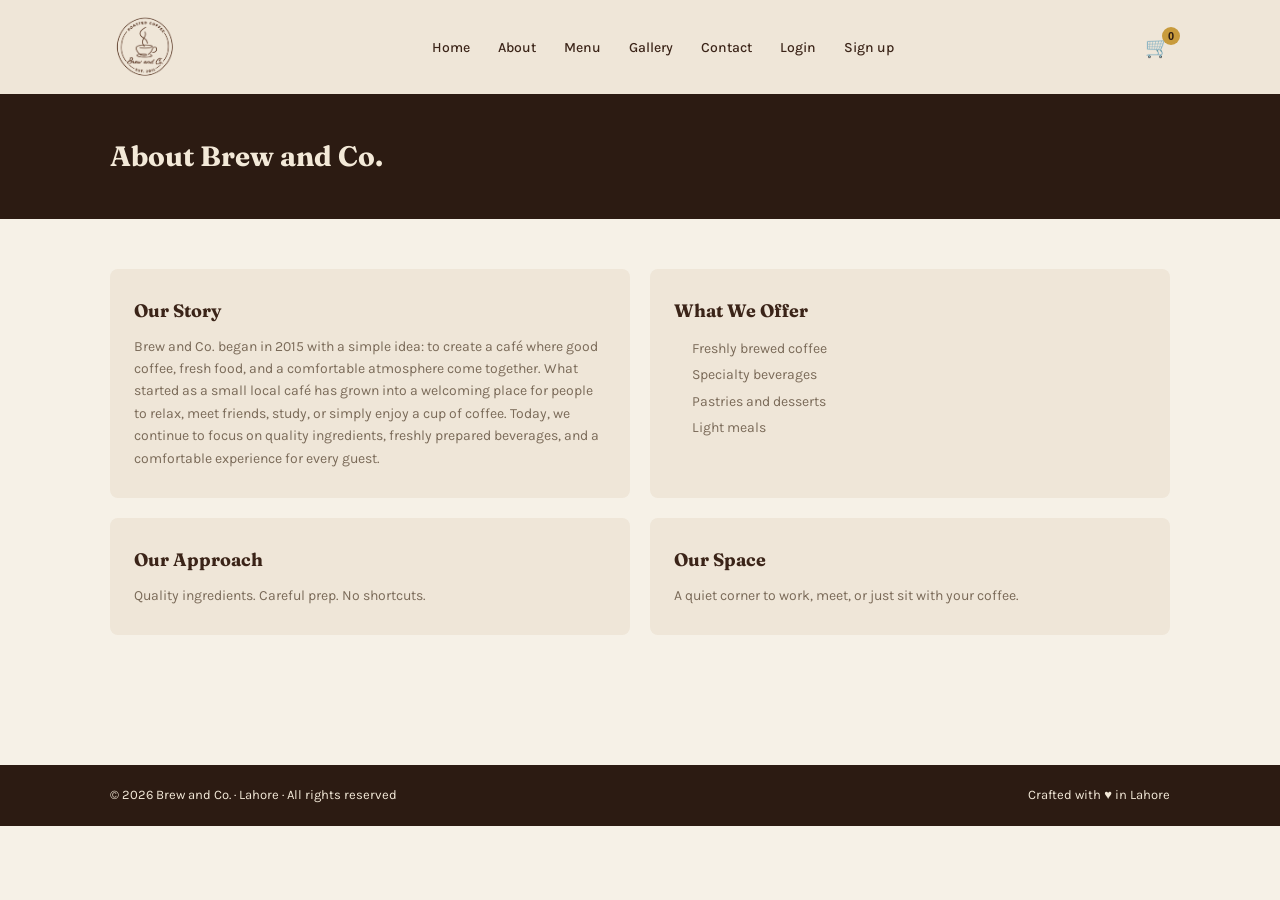
<file: public/about.html>
<!DOCTYPE html>
<html lang="en">
<head>
  <meta charset="UTF-8">
  <meta name="viewport" content="width=device-width, initial-scale=1.0">
  <title>Brew and Co. - About</title>

  <link rel="preconnect" href="https://fonts.googleapis.com">
  <link href="https://fonts.googleapis.com/css2?family=Fraunces:wght@500&family=Karla:wght@400;500&display=swap" rel="stylesheet">

  <link rel="stylesheet" href="css/style.css">
</head>
<body>

  <header class="site-header">
    <div class="container nav-container">

      <a href="index.html">
        <img src="images/logo.png" alt="Brew and Co. logo" class="logo-img">
      </a>

      <nav class="site-nav" id="site-nav">
        <ul>
          <li><a href="index.html">Home</a></li>
          <li><a href="about.html">About</a></li>
          <li><a href="menu.html">Menu</a></li>
          <li><a href="gallery.html">Gallery</a></li>
          <li><a href="contact.html">Contact</a></li>
          <li><a href="login.php">Login</a></li>
          <li><a href="signup.php">Sign up</a></li>
        </ul>
      </nav>

      <button class="cart-btn" id="cart-btn" aria-label="View cart">
        🛒
        <span class="cart-count" id="cart-count">0</span>
      </button>

      <button class="hamburger" id="hamburger" aria-label="Toggle menu" aria-expanded="false">
        <span></span>
        <span></span>
        <span></span>
      </button>

    </div>
  </header>

  <main>

    <!-- PAGE HEADING -->
    <section class="page-header">
      <div class="container">
        <h1>About Brew and Co.</h1>
      </div>
    </section>

    <!-- ABOUT CARDS -->
    <section class="about-section">
      <div class="container about-grid">

        <article class="about-card">
          <h2>Our Story</h2>
          <p>Brew and Co. began in 2015 with a simple idea: to create a café where good coffee, fresh food, and a comfortable atmosphere come together. What started as a small local café has grown into a welcoming place for people to relax, meet friends, study, or simply enjoy a cup of coffee. Today, we continue to focus on quality ingredients, freshly prepared beverages, and a comfortable experience for every guest.</p>
        </article>

        <article class="about-card">
          <h2>What We Offer</h2>
          <ul class="offer-list">
            <li>Freshly brewed coffee</li>
            <li>Specialty beverages</li>
            <li>Pastries and desserts</li>
            <li>Light meals</li>
          </ul>
        </article>

        <article class="about-card">
          <h2>Our Approach</h2>
          <p>Quality ingredients. Careful prep. No shortcuts.</p>
        </article>

        <article class="about-card">
          <h2>Our Space</h2>
          <p>A quiet corner to work, meet, or just sit with your coffee.</p>
        </article>

      </div>
    </section>

  </main>

  <footer class="site-footer">
    <div class="container footer-container">
      <p>&copy; 2026 Brew and Co. &middot; Lahore &middot; All rights reserved</p>
      <p>Crafted with <span aria-hidden="true">&hearts;</span> in Lahore</p>
    </div>
  </footer>

  <script src="js/script.js"></script>
</body>
</html>
</file>
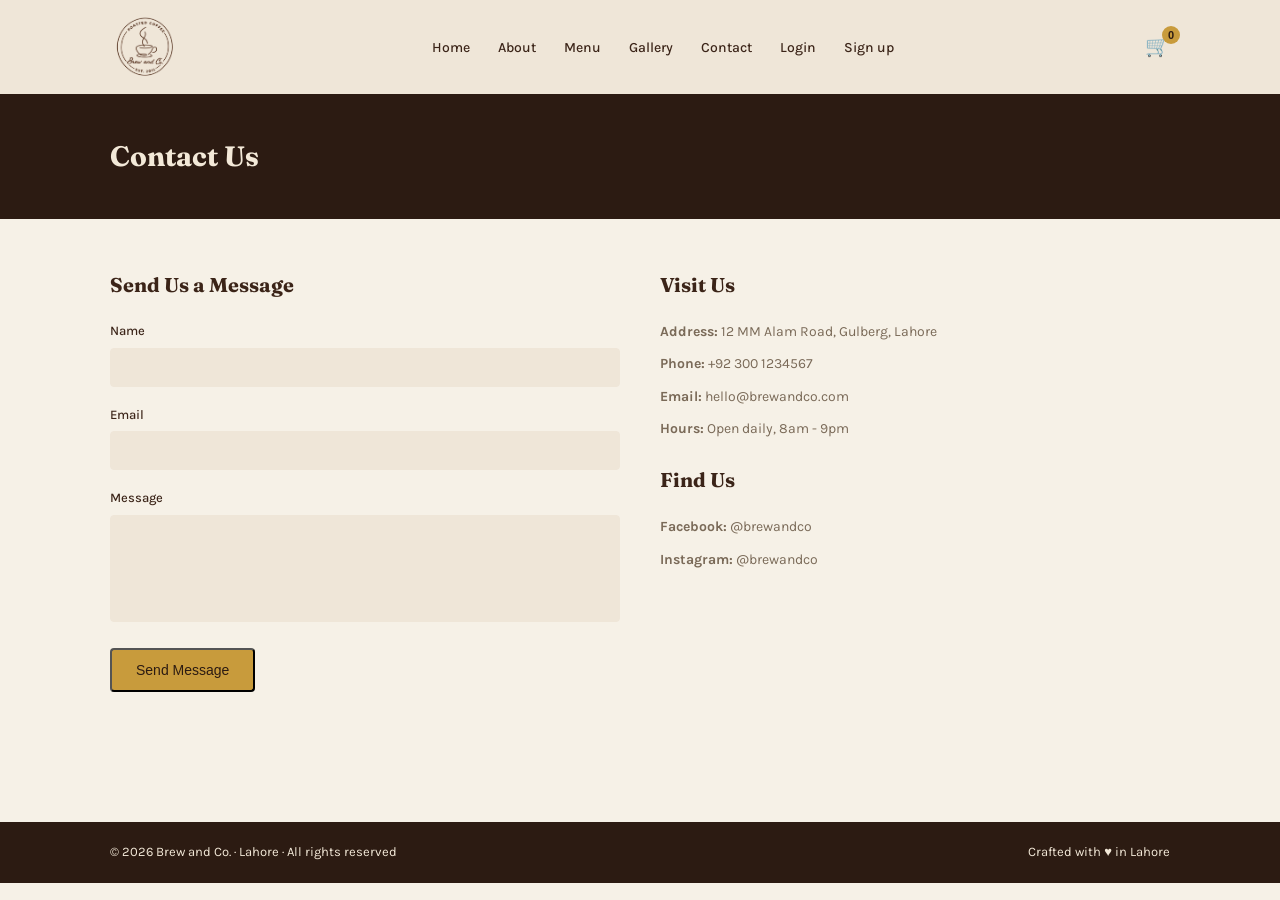
<file: public/contact.html>
<!DOCTYPE html>
<html lang="en">
<head>
  <meta charset="UTF-8">
  <meta name="viewport" content="width=device-width, initial-scale=1.0">
  <title>Brew and Co. - Contact</title>

  <link rel="preconnect" href="https://fonts.googleapis.com">
  <link href="https://fonts.googleapis.com/css2?family=Fraunces:wght@500&family=Karla:wght@400;500&display=swap" rel="stylesheet">

  <link rel="stylesheet" href="css/style.css">
</head>
<body>

  <header class="site-header">
    <div class="container nav-container">

      <a href="index.html">
        <img src="images/logo.png" alt="Brew and Co. logo" class="logo-img">
      </a>

      <nav class="site-nav" id="site-nav">
        <ul>
          <li><a href="index.html">Home</a></li>
          <li><a href="about.html">About</a></li>
          <li><a href="menu.html">Menu</a></li>
          <li><a href="gallery.html">Gallery</a></li>
          <li><a href="contact.html">Contact</a></li>
          <li><a href="login.php">Login</a></li>
          <li><a href="signup.php">Sign up</a></li>
        </ul>
      </nav>

      <div class="cart-wrapper">
        <button class="cart-btn" id="cart-btn" aria-label="View cart">
          🛒
          <span class="cart-count" id="cart-count">0</span>
        </button>
        <div class="cart-dropdown" id="cart-dropdown">
          <p class="cart-empty" id="cart-empty">Your cart is empty</p>
          <ul class="cart-items" id="cart-items"></ul>
          <p class="cart-total" id="cart-total"></p>
          <p class="cart-note">To place your order, please visit us or contact us directly.</p>
        </div>
      </div>

      <button class="hamburger" id="hamburger" aria-label="Toggle menu" aria-expanded="false">
        <span></span>
        <span></span>
        <span></span>
      </button>

    </div>
  </header>

  <main>

    <section class="page-header">
      <div class="container">
        <h1>Contact Us</h1>
      </div>
    </section>

    <section class="contact-section">
      <div class="container contact-grid">

        <!-- CONTACT FORM -->
        <div class="contact-form-wrapper">
          <h2>Send Us a Message</h2>

          <form id="contact-form" novalidate>

            <div class="form-group">
              <label for="name">Name</label>
              <input type="text" id="name" name="name">
              <p class="error-msg" id="name-error"></p>
            </div>

            <div class="form-group">
              <label for="email">Email</label>
              <input type="text" id="email" name="email">
              <p class="error-msg" id="email-error"></p>
            </div>

            <div class="form-group">
              <label for="message">Message</label>
              <textarea id="message" name="message" rows="5"></textarea>
              <p class="error-msg" id="message-error"></p>
            </div>

            <button type="submit" class="btn-primary">Send Message</button>

          </form>
        </div>

        <!-- CONTACT DETAILS -->
        <div class="contact-details">

          <h2>Visit Us</h2>

          <ul class="details-list">
            <li><strong>Address:</strong> 12 MM Alam Road, Gulberg, Lahore</li>
            <li><strong>Phone:</strong> +92 300 1234567</li>
            <li><strong>Email:</strong> hello@brewandco.com</li>
            <li><strong>Hours:</strong> Open daily, 8am - 9pm</li>
          </ul>

          <h2>Find Us</h2>

          <ul class="details-list">
            <li><strong>Facebook:</strong> @brewandco</li>
            <li><strong>Instagram:</strong> @brewandco</li>
          </ul>

        </div>

      </div>
    </section>

  </main>

  <div class="toast" id="toast"></div>

  <footer class="site-footer">
    <div class="container footer-container">
      <p>&copy; 2026 Brew and Co. &middot; Lahore &middot; All rights reserved</p>
      <p>Crafted with <span aria-hidden="true">&hearts;</span> in Lahore</p>
    </div>
  </footer>

  <script src="js/script.js"></script>
</body>
</html>
</file>
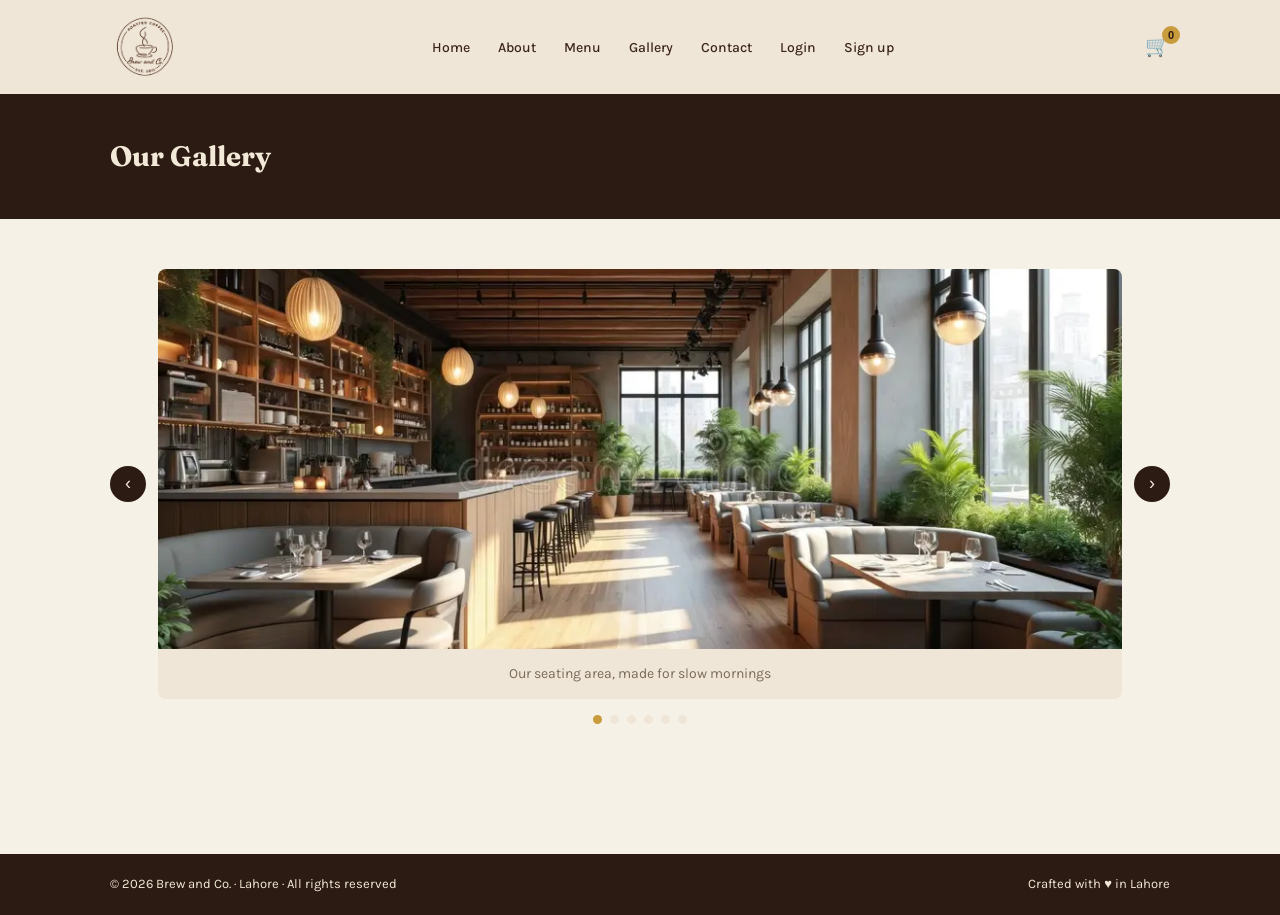
<file: public/gallery.html>
<!DOCTYPE html>
<html lang="en">
<head>
  <meta charset="UTF-8">
  <meta name="viewport" content="width=device-width, initial-scale=1.0">
  <title>Brew and Co. - Gallery</title>

  <link rel="preconnect" href="https://fonts.googleapis.com">
  <link href="https://fonts.googleapis.com/css2?family=Fraunces:wght@500&family=Karla:wght@400;500&display=swap" rel="stylesheet">

  <link rel="stylesheet" href="css/style.css">
</head>
<body>

  <header class="site-header">
    <div class="container nav-container">

      <a href="index.html">
        <img src="images/logo.png" alt="Brew and Co. logo" class="logo-img">
      </a>

      <nav class="site-nav" id="site-nav">
        <ul>
          <li><a href="index.html">Home</a></li>
          <li><a href="about.html">About</a></li>
          <li><a href="menu.html">Menu</a></li>
          <li><a href="gallery.html">Gallery</a></li>
          <li><a href="contact.html">Contact</a></li>
          <li><a href="login.php">Login</a></li>
          <li><a href="signup.php">Sign up</a></li>
        </ul>
      </nav>

      <div class="cart-wrapper">
        <button class="cart-btn" id="cart-btn" aria-label="View cart">
          🛒
          <span class="cart-count" id="cart-count">0</span>
        </button>
        <div class="cart-dropdown" id="cart-dropdown">
          <p class="cart-empty" id="cart-empty">Your cart is empty</p>
          <ul class="cart-items" id="cart-items"></ul>
          <p class="cart-total" id="cart-total"></p>
          <p class="cart-note">To place your order, please visit us or contact us directly.</p>
        </div>
      </div>

      <button class="hamburger" id="hamburger" aria-label="Toggle menu" aria-expanded="false">
        <span></span>
        <span></span>
        <span></span>
      </button>

    </div>
  </header>

  <main>

    <section class="page-header">
      <div class="container">
        <h1>Our Gallery</h1>
      </div>
    </section>

    <section class="gallery-section">
      <div class="container">

        <div class="slider">
          <button class="slider-arrow prev-btn" id="prev-btn" aria-label="Previous photo">&#8249;</button>

          <div class="slider-track">
            <div class="slide active">
              <img src="images/gallery-1.webp" alt="Interior seating area">
              <p class="slide-caption">Our seating area, made for slow mornings</p>
            </div>
            <div class="slide">
              <img src="images/gallery-2.webp" alt="Coffee counter">
              <p class="slide-caption">The counter, where every order starts</p>
            </div>
            <div class="slide">
              <img src="images/gallery-3.avif" alt="Cozy reading corner">
              <p class="slide-caption">A quiet corner made for reading</p>
            </div>
            <div class="slide">
              <img src="images/gallery-4.avif" alt="Cafe storefront">
              <p class="slide-caption">Find us right on the corner</p>
            </div>
            <div class="slide">
              <img src="images/gallery-5.avif" alt="Latte art close up">
              <p class="slide-caption">Small details, made with care</p>
            </div>
            <div class="slide">
              <img src="images/gallery-6.jpg" alt="Laptop and coffee on a table">
              <p class="slide-caption">A good spot to get things done</p>
            </div>
          </div>

          <button class="slider-arrow next-btn" id="next-btn" aria-label="Next photo">&#8250;</button>
        </div>

        <div class="slider-dots" id="slider-dots">
          <span class="dot active" data-index="0"></span>
          <span class="dot" data-index="1"></span>
          <span class="dot" data-index="2"></span>
          <span class="dot" data-index="3"></span>
          <span class="dot" data-index="4"></span>
          <span class="dot" data-index="5"></span>
        </div>

      </div>
    </section>

  </main>

  <footer class="site-footer">
    <div class="container footer-container">
      <p>&copy; 2026 Brew and Co. &middot; Lahore &middot; All rights reserved</p>
      <p>Crafted with <span aria-hidden="true">&hearts;</span> in Lahore</p>
    </div>
  </footer>

  <script src="js/script.js"></script>
</body>
</html>
</file>
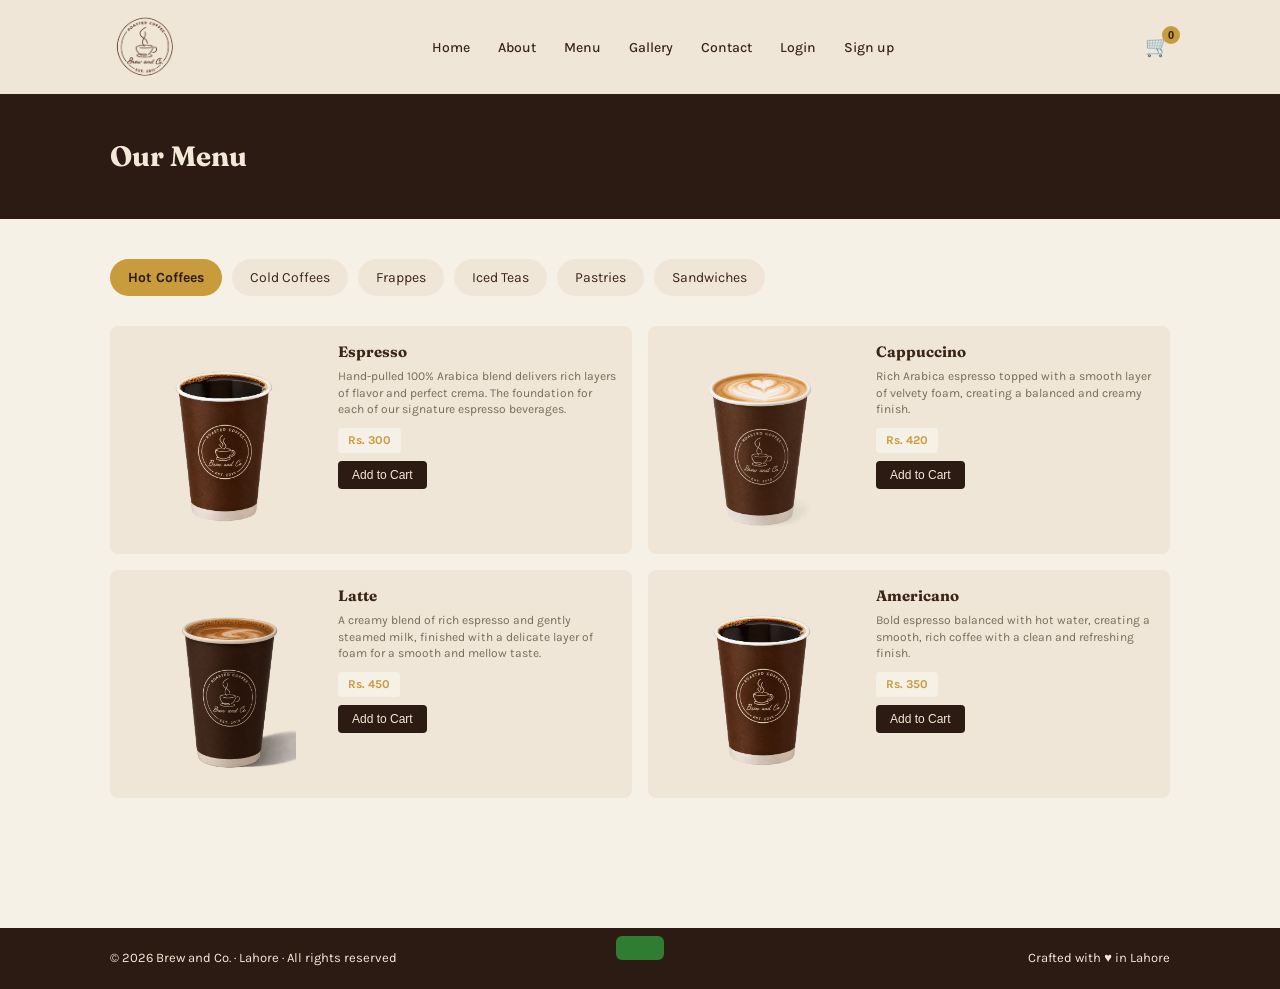
<file: public/menu.html>
<!DOCTYPE html>
<html lang="en">
<head>
  <meta charset="UTF-8">
  <meta name="viewport" content="width=device-width, initial-scale=1.0">
  <title>Brew and Co. - Menu</title>

  <link rel="preconnect" href="https://fonts.googleapis.com">
  <link href="https://fonts.googleapis.com/css2?family=Fraunces:wght@500&family=Karla:wght@400;500&display=swap" rel="stylesheet">

  <link rel="stylesheet" href="css/style.css">
</head>
<body>

  <header class="site-header">
    <div class="container nav-container">

      <a href="index.html">
        <img src="images/logo.png" alt="Brew and Co. logo" class="logo-img">
      </a>

      <nav class="site-nav" id="site-nav">
        <ul>
          <li><a href="index.html">Home</a></li>
          <li><a href="about.html">About</a></li>
          <li><a href="menu.html">Menu</a></li>
          <li><a href="gallery.html">Gallery</a></li>
          <li><a href="contact.html">Contact</a></li>
          <li><a href="login.php">Login</a></li>
          <li><a href="signup.php">Sign up</a></li>
        </ul>
      </nav>

      <div class="cart-wrapper">
        <button class="cart-btn" id="cart-btn" aria-label="View cart">
          🛒
          <span class="cart-count" id="cart-count">0</span>
        </button>

        <div class="cart-dropdown" id="cart-dropdown">
          <p class="cart-empty" id="cart-empty">Your cart is empty</p>
          <ul class="cart-items" id="cart-items"></ul>
          <p class="cart-total" id="cart-total"></p>
          <p class="cart-note">To place your order, please visit us or contact us directly.</p>
        </div>
      </div>

      <button class="hamburger" id="hamburger" aria-label="Toggle menu" aria-expanded="false">
        <span></span>
        <span></span>
        <span></span>
      </button>

    </div>
  </header>

  <main>

    <section class="page-header">
      <div class="container">
        <h1>Our Menu</h1>
      </div>
    </section>

    <section class="menu-section">
      <div class="container">

        <div class="menu-tabs">
          <button class="tab-btn active" data-category="hotcoffees">Hot Coffees</button>
          <button class="tab-btn" data-category="coldcoffees">Cold Coffees</button>
          <button class="tab-btn" data-category="frappes">Frappes</button>
          <button class="tab-btn" data-category="icedteas">Iced Teas</button>
          <button class="tab-btn" data-category="pastries">Pastries</button>
          <button class="tab-btn" data-category="sandwiches">Sandwiches</button>
        </div>

        <!-- HOT COFFEES -->
        <div class="menu-category active" data-category="hotcoffees">

          <div class="menu-item" data-name="Espresso" data-price="300">
            <img src="images/menu-americano.png" alt="Espresso">
            <div class="menu-item-info">
              <h3>Espresso</h3>
              <p>Hand-pulled 100% Arabica blend delivers rich layers of flavor and perfect crema. The foundation for each of our signature espresso beverages.</p>
              <span class="price-badge">Rs. 300</span>
              <div class="item-action">
                <button class="add-cart-btn">Add to Cart</button>
                <div class="qty-controls" style="display: none;">
                  <button class="qty-btn qty-decrease">-</button>
                  <span class="qty-value">0</span>
                  <button class="qty-btn qty-increase">+</button>
                </div>
              </div>
            </div>
          </div>

          <div class="menu-item" data-name="Cappuccino" data-price="420">
            <img src="images/menu-capp.png" alt="Cappuccino">
            <div class="menu-item-info">
              <h3>Cappuccino</h3>
              <p>Rich Arabica espresso topped with a smooth layer of velvety foam, creating a balanced and creamy finish.</p>
              <span class="price-badge">Rs. 420</span>
              <div class="item-action">
                <button class="add-cart-btn">Add to Cart</button>
                <div class="qty-controls" style="display: none;">
                  <button class="qty-btn qty-decrease">-</button>
                  <span class="qty-value">0</span>
                  <button class="qty-btn qty-increase">+</button>
                </div>
              </div>
            </div>
          </div>

          <div class="menu-item" data-name="Latte" data-price="450">
            <img src="images/menu-latte.png" alt="Latte">
            <div class="menu-item-info">
              <h3>Latte</h3>
              <p>A creamy blend of rich espresso and gently steamed milk, finished with a delicate layer of foam for a smooth and mellow taste.</p>
              <span class="price-badge">Rs. 450</span>
              <div class="item-action">
                <button class="add-cart-btn">Add to Cart</button>
                <div class="qty-controls" style="display: none;">
                  <button class="qty-btn qty-decrease">-</button>
                  <span class="qty-value">0</span>
                  <button class="qty-btn qty-increase">+</button>
                </div>
              </div>
            </div>
          </div>

          <div class="menu-item" data-name="Americano" data-price="350">
            <img src="images/menu-americano.png" alt="Americano">
            <div class="menu-item-info">
              <h3>Americano</h3>
              <p>Bold espresso balanced with hot water, creating a smooth, rich coffee with a clean and refreshing finish.</p>
              <span class="price-badge">Rs. 350</span>
              <div class="item-action">
                <button class="add-cart-btn">Add to Cart</button>
                <div class="qty-controls" style="display: none;">
                  <button class="qty-btn qty-decrease">-</button>
                  <span class="qty-value">0</span>
                  <button class="qty-btn qty-increase">+</button>
                </div>
              </div>
            </div>
          </div>

        </div>

        <!-- COLD COFFEES -->
        <div class="menu-category" data-category="coldcoffees">

          <div class="menu-item" data-name="Iced Latte" data-price="480">
            <img src="images/menu-icedlatte.png" alt="Iced Latte">
            <div class="menu-item-info">
              <h3>Iced Latte</h3>
              <p>Smooth espresso combined with chilled milk and served over ice for a creamy, refreshing coffee.</p>
              <span class="price-badge">Rs. 480</span>
              <div class="item-action">
                <button class="add-cart-btn">Add to Cart</button>
                <div class="qty-controls" style="display: none;">
                  <button class="qty-btn qty-decrease">-</button>
                  <span class="qty-value">0</span>
                  <button class="qty-btn qty-increase">+</button>
                </div>
              </div>
            </div>
          </div>

          <div class="menu-item" data-name="Iced Caramel Latte" data-price="500">
            <img src="images/menu-icedcaramellatte.png" alt="Iced Caramel Latte">
            <div class="menu-item-info">
              <h3>Iced Caramel Latte</h3>
              <p>Espresso and chilled milk blended with caramel, served over ice for a smooth and sweet finish.</p>
              <span class="price-badge">Rs. 500</span>
              <div class="item-action">
                <button class="add-cart-btn">Add to Cart</button>
                <div class="qty-controls" style="display: none;">
                  <button class="qty-btn qty-decrease">-</button>
                  <span class="qty-value">0</span>
                  <button class="qty-btn qty-increase">+</button>
                </div>
              </div>
            </div>
          </div>

          <div class="menu-item" data-name="Iced Americano" data-price="400">
            <img src="images/menu-icedamericano.png" alt="Iced Americano">
            <div class="menu-item-info">
              <h3>Iced Americano</h3>
              <p>Bold espresso poured over cold water and ice for a crisp, smooth coffee with a refreshing finish.</p>
              <span class="price-badge">Rs. 400</span>
              <div class="item-action">
                <button class="add-cart-btn">Add to Cart</button>
                <div class="qty-controls" style="display: none;">
                  <button class="qty-btn qty-decrease">-</button>
                  <span class="qty-value">0</span>
                  <button class="qty-btn qty-increase">+</button>
                </div>
              </div>
            </div>
          </div>

          <div class="menu-item" data-name="Iced Mocha" data-price="500">
            <img src="images/menu-icedmocha.png" alt="Iced Mocha">
            <div class="menu-item-info">
              <h3>Iced Mocha</h3>
              <p>Rich espresso combined with chilled milk and chocolate, served over ice for a smooth and indulgent coffee.</p>
              <span class="price-badge">Rs. 500</span>
              <div class="item-action">
                <button class="add-cart-btn">Add to Cart</button>
                <div class="qty-controls" style="display: none;">
                  <button class="qty-btn qty-decrease">-</button>
                  <span class="qty-value">0</span>
                  <button class="qty-btn qty-increase">+</button>
                </div>
              </div>
            </div>
          </div>

        </div>

        <!-- FRAPPES -->
        <div class="menu-category" data-category="frappes">

          <div class="menu-item" data-name="Vanilla Frappe" data-price="480">
            <img src="images/menu-vanillafrappe.png" alt="Vanilla Frappe">
            <div class="menu-item-info">
              <h3>Vanilla Frappe</h3>
              <p>Creamy vanilla blended with chilled milk and ice for a smooth and refreshing treat.</p>
              <span class="price-badge">Rs. 480</span>
              <div class="item-action">
                <button class="add-cart-btn">Add to Cart</button>
                <div class="qty-controls" style="display: none;">
                  <button class="qty-btn qty-decrease">-</button>
                  <span class="qty-value">0</span>
                  <button class="qty-btn qty-increase">+</button>
                </div>
              </div>
            </div>
          </div>

          <div class="menu-item" data-name="Hazelnut Frappe" data-price="500">
            <img src="images/menu-hazelnutfrappe.png" alt="Hazelnut Frappe">
            <div class="menu-item-info">
              <h3>Hazelnut Frappe</h3>
              <p>Rich hazelnut blended with creamy milk and ice for a smooth, nutty flavor.</p>
              <span class="price-badge">Rs. 500</span>
              <div class="item-action">
                <button class="add-cart-btn">Add to Cart</button>
                <div class="qty-controls" style="display: none;">
                  <button class="qty-btn qty-decrease">-</button>
                  <span class="qty-value">0</span>
                  <button class="qty-btn qty-increase">+</button>
                </div>
              </div>
            </div>
          </div>

          <div class="menu-item" data-name="Caramel Frappe" data-price="500">
            <img src="images/menu-caramelfrappe.png" alt="Caramel Frappe">
            <div class="menu-item-info">
              <h3>Caramel Frappe</h3>
              <p>Creamy coffee blended with caramel, milk, and ice for a sweet and indulgent finish.</p>
              <span class="price-badge">Rs. 500</span>
              <div class="item-action">
                <button class="add-cart-btn">Add to Cart</button>
                <div class="qty-controls" style="display: none;">
                  <button class="qty-btn qty-decrease">-</button>
                  <span class="qty-value">0</span>
                  <button class="qty-btn qty-increase">+</button>
                </div>
              </div>
            </div>
          </div>

          <div class="menu-item" data-name="Mocha Frappe" data-price="520">
            <img src="images/menu-mochafrappe.png" alt="Mocha Frappe">
            <div class="menu-item-info">
              <h3>Mocha Frappe</h3>
              <p>Espresso and chocolate blended with milk and ice for a rich, creamy coffee treat.</p>
              <span class="price-badge">Rs. 520</span>
              <div class="item-action">
                <button class="add-cart-btn">Add to Cart</button>
                <div class="qty-controls" style="display: none;">
                  <button class="qty-btn qty-decrease">-</button>
                  <span class="qty-value">0</span>
                  <button class="qty-btn qty-increase">+</button>
                </div>
              </div>
            </div>
          </div>

        </div>

        <!-- ICED TEAS -->
        <div class="menu-category" data-category="icedteas">

          <div class="menu-item" data-name="Mango Iced Tea" data-price="350">
            <img src="images/menu-mangoicetea.png" alt="Mango Iced Tea">
            <div class="menu-item-info">
              <h3>Mango Iced Tea</h3>
              <p>A refreshing blend of smooth iced tea and juicy mango for a sweet, tropical finish.</p>
              <span class="price-badge">Rs. 350</span>
              <div class="item-action">
                <button class="add-cart-btn">Add to Cart</button>
                <div class="qty-controls" style="display: none;">
                  <button class="qty-btn qty-decrease">-</button>
                  <span class="qty-value">0</span>
                  <button class="qty-btn qty-increase">+</button>
                </div>
              </div>
            </div>
          </div>

          <div class="menu-item" data-name="Peach Iced Tea" data-price="350">
            <img src="images/menu-peachicetea.png" alt="Peach Iced Tea">
            <div class="menu-item-info">
              <h3>Peach Iced Tea</h3>
              <p>A refreshing blend of smooth iced tea and juicy peach for a light, fruity finish.</p>
              <span class="price-badge">Rs. 350</span>
              <div class="item-action">
                <button class="add-cart-btn">Add to Cart</button>
                <div class="qty-controls" style="display: none;">
                  <button class="qty-btn qty-decrease">-</button>
                  <span class="qty-value">0</span>
                  <button class="qty-btn qty-increase">+</button>
                </div>
              </div>
            </div>
          </div>

          <div class="menu-item" data-name="Strawberry Iced Tea" data-price="350">
            <img src="images/menu-strawberryicetea.png" alt="Strawberry Iced Tea">
            <div class="menu-item-info">
              <h3>Strawberry Iced Tea</h3>
              <p>A refreshing blend of smooth iced tea and sweet strawberries for a bright, fruity taste.</p>
              <span class="price-badge">Rs. 350</span>
              <div class="item-action">
                <button class="add-cart-btn">Add to Cart</button>
                <div class="qty-controls" style="display: none;">
                  <button class="qty-btn qty-decrease">-</button>
                  <span class="qty-value">0</span>
                  <button class="qty-btn qty-increase">+</button>
                </div>
              </div>
            </div>
          </div>

        </div>

        <!-- PASTRIES -->
        <div class="menu-category" data-category="pastries">

          <div class="menu-item" data-name="Croissant" data-price="300">
            <img src="images/menu-croissant.png" alt="Croissant">
            <div class="menu-item-info">
              <h3>Croissant</h3>
              <p>A classic, buttery pastry with delicate, flaky layers, baked fresh for a crisp golden finish.</p>
              <span class="price-badge">Rs. 300</span>
              <div class="item-action">
                <button class="add-cart-btn">Add to Cart</button>
                <div class="qty-controls" style="display: none;">
                  <button class="qty-btn qty-decrease">-</button>
                  <span class="qty-value">0</span>
                  <button class="qty-btn qty-increase">+</button>
                </div>
              </div>
            </div>
          </div>

          <div class="menu-item" data-name="Almond Croissant" data-price="380">
            <img src="images/menu-almondcroissant.png" alt="Almond Croissant">
            <div class="menu-item-info">
              <h3>Almond Croissant</h3>
              <p>A flaky, buttery croissant filled with rich almond cream and baked until golden and crisp.</p>
              <span class="price-badge">Rs. 380</span>
              <div class="item-action">
                <button class="add-cart-btn">Add to Cart</button>
                <div class="qty-controls" style="display: none;">
                  <button class="qty-btn qty-decrease">-</button>
                  <span class="qty-value">0</span>
                  <button class="qty-btn qty-increase">+</button>
                </div>
              </div>
            </div>
          </div>

          <div class="menu-item" data-name="Cinnamon Roll" data-price="350">
            <img src="images/menu-cinnaminroll.png" alt="Cinnamon Roll">
            <div class="menu-item-info">
              <h3>Cinnamon Roll</h3>
              <p>Soft, freshly baked dough swirled with cinnamon and finished with smooth cream cheese icing.</p>
              <span class="price-badge">Rs. 350</span>
              <div class="item-action">
                <button class="add-cart-btn">Add to Cart</button>
                <div class="qty-controls" style="display: none;">
                  <button class="qty-btn qty-decrease">-</button>
                  <span class="qty-value">0</span>
                  <button class="qty-btn qty-increase">+</button>
                </div>
              </div>
            </div>
          </div>

          <div class="menu-item" data-name="Blueberry Muffin" data-price="320">
            <img src="images/menu-muffin.webp" alt="Blueberry Muffin">
            <div class="menu-item-info">
              <h3>Blueberry Muffin</h3>
              <p>A tender, golden muffin packed with juicy blueberries and finished with a lightly sweet crust.</p>
              <span class="price-badge">Rs. 320</span>
              <div class="item-action">
                <button class="add-cart-btn">Add to Cart</button>
                <div class="qty-controls" style="display: none;">
                  <button class="qty-btn qty-decrease">-</button>
                  <span class="qty-value">0</span>
                  <button class="qty-btn qty-increase">+</button>
                </div>
              </div>
            </div>
          </div>

        </div>

        <!-- SANDWICHES -->
        <div class="menu-category" data-category="sandwiches">

          <div class="menu-item" data-name="Grilled Chicken Sandwich" data-price="550">
            <img src="images/menu-grilledchicken.png" alt="Grilled Chicken Sandwich">
            <div class="menu-item-info">
              <h3>Grilled Chicken Sandwich</h3>
              <p>Tender grilled chicken with fresh lettuce, tomato, and creamy sauce served in toasted bread.</p>
              <span class="price-badge">Rs. 550</span>
              <div class="item-action">
                <button class="add-cart-btn">Add to Cart</button>
                <div class="qty-controls" style="display: none;">
                  <button class="qty-btn qty-decrease">-</button>
                  <span class="qty-value">0</span>
                  <button class="qty-btn qty-increase">+</button>
                </div>
              </div>
            </div>
          </div>

          <div class="menu-item" data-name="Chicken Pesto Sandwich" data-price="600">
            <img src="images/menu-chickenpesto.png" alt="Chicken Pesto Sandwich">
            <div class="menu-item-info">
              <h3>Chicken Pesto Sandwich</h3>
              <p>Grilled chicken layered with basil pesto, mozzarella, and fresh greens for a rich, savory bite.</p>
              <span class="price-badge">Rs. 600</span>
              <div class="item-action">
                <button class="add-cart-btn">Add to Cart</button>
                <div class="qty-controls" style="display: none;">
                  <button class="qty-btn qty-decrease">-</button>
                  <span class="qty-value">0</span>
                  <button class="qty-btn qty-increase">+</button>
                </div>
              </div>
            </div>
          </div>

          <div class="menu-item" data-name="Turkey and Cheese Sandwich" data-price="550">
            <img src="images/menu-turkeycheese.png" alt="Turkey and Cheese Sandwich">
            <div class="menu-item-info">
              <h3>Turkey &amp; Cheese Sandwich</h3>
              <p>Sliced turkey with melted cheese, fresh lettuce, and tomato served in toasted bread.</p>
              <span class="price-badge">Rs. 550</span>
              <div class="item-action">
                <button class="add-cart-btn">Add to Cart</button>
                <div class="qty-controls" style="display: none;">
                  <button class="qty-btn qty-decrease">-</button>
                  <span class="qty-value">0</span>
                  <button class="qty-btn qty-increase">+</button>
                </div>
              </div>
            </div>
          </div>

          <div class="menu-item" data-name="Smoked Chicken Sandwich" data-price="600">
            <img src="images/menu-smokedchicken.png" alt="Smoked Chicken Sandwich">
            <div class="menu-item-info">
              <h3>Smoked Chicken Sandwich</h3>
              <p>Smoked chicken paired with cheddar, crisp lettuce, and a creamy dressing for a rich and satisfying sandwich.</p>
              <span class="price-badge">Rs. 600</span>
              <div class="item-action">
                <button class="add-cart-btn">Add to Cart</button>
                <div class="qty-controls" style="display: none;">
                  <button class="qty-btn qty-decrease">-</button>
                  <span class="qty-value">0</span>
                  <button class="qty-btn qty-increase">+</button>
                </div>
              </div>
            </div>
          </div>

        </div>

      </div>
    </section>

  </main>

  <div class="toast" id="toast"></div>

  <footer class="site-footer">
    <div class="container footer-container">
      <p>&copy; 2026 Brew and Co. &middot; Lahore &middot; All rights reserved</p>
      <p>Crafted with <span aria-hidden="true">&hearts;</span> in Lahore</p>
    </div>
  </footer>

  <script src="js/script.js"></script>
</body>
</html>
</file>
<file: css/style.css>
/*VARIABLES */
:root {
  --color-bg: #F6F1E7;         
  --color-bg-alt: #EFE6D8;     
  --color-dark: #2C1B12;       
  --color-text: #3B2418;     
  --color-text-light: #7A6A58; 
  --color-cream-text: #F3E9D8; 
  --color-accent: #C89B3C;     

  --font-heading: 'Fraunces', serif;
  --font-body: 'Karla', sans-serif;
}

/* RESET */
* {
  margin: 0;
  padding: 0;
  box-sizing: border-box;
}

body {
  font-family: var(--font-body);
  color: var(--color-text);
  background-color: var(--color-bg);
  line-height: 1.6;
}

a {
  text-decoration: none;
  color: inherit;
}

ul {
  list-style: none;
}

img {
  max-width: 100%;
  display: block;
}

.container {
  max-width: 1100px;
  margin: 0 auto;
  padding: 0 20px;
}

/*NAVBAR*/
.site-header {
  background-color: var(--color-bg-alt);
  position: sticky;
  top: 0;
  z-index: 100;
}

.nav-container {
  display: flex;
  align-items: center;
  justify-content: space-between;
  padding-top: 12px;
  padding-bottom: 12px;
}

.logo-img {
  height: 70px;
  width: 70px;
  object-fit: contain;
}

.site-nav ul {
  display: flex;
  gap: 28px;
}

.site-nav a {
  color: var(--color-text);
  font-size: 14px;
  font-weight: 500;
}

.site-nav a:hover {
  color: var(--color-accent);
}

.cart-btn {
  position: relative;
  background: none;
  border: none;
  color: var(--color-text);
  font-size: 20px;
  cursor: pointer;
}

.cart-count {
  position: absolute;
  top: -8px;
  right: -10px;
  background-color: var(--color-accent);
  color: var(--color-dark);
  font-size: 11px;
  font-weight: 700;
  min-width: 18px;
  height: 18px;
  border-radius: 50%;
  display: flex;
  align-items: center;
  justify-content: center;
}


.hamburger {
  display: none;
  flex-direction: column;
  justify-content: space-between;
  width: 26px;
  height: 18px;
  background: none;
  border: none;
  cursor: pointer;
}

.hamburger span {
  display: block;
  height: 2px;
  width: 100%;
  background-color: var(--color-text);
}

/*RESPONSIVE NAVBAR*/
@media (max-width: 768px) {
  .hamburger {
    display: flex;
  }

.site-nav {
  position: absolute;
  top: 100%;
  left: 0;
  right: 0;
  background-color: var(--color-bg-alt);
  max-height: 0;
  overflow: hidden;
  transition: max-height 0.3s ease;
}

.site-nav.nav-open {
    max-height: 300px;
  }

.site-nav ul {
    flex-direction: column;
    align-items: center;
    padding: 20px 0;
    gap: 18px;
  }
}


/*FOOTER*/
.site-footer {
  background-color: var(--color-dark);
  color: var(--color-cream-text);
  margin-top: 60px;
}

.footer-container {
  display: flex;
  justify-content: space-between;
  align-items: center;
  padding-top: 20px;
  padding-bottom: 20px;
  font-size: 13px;
  flex-wrap: wrap;
  gap: 8px;
}

/*HIGHLIGHTS SECTION*/
.highlights {
  padding: 50px 0;
}

.highlights-grid {
  display: grid;
  grid-template-columns: repeat(3, 1fr);
  gap: 24px;
}

.highlight-item {
  background-color: var(--color-bg-alt);
  padding: 30px 20px;
  border-radius: 8px;
  text-align: center;
}

.highlight-item h2 {
  font-family: var(--font-heading);
  font-size: 18px;
  margin-bottom: 8px;
}

.highlight-item p {
  color: var(--color-text-light);
  font-size: 14px;
}

@media (max-width: 768px) {
  .highlights-grid {
    grid-template-columns: 1fr;
  }
}

/*HERO SECTION*/
.hero {
  background-color: var(--color-dark);
  padding: 70px 0;
}

.hero-tagline {
  color: var(--color-accent);
  font-size: 14px;
  margin-bottom: 12px;
}

.hero-heading {
  font-family: var(--font-heading);
  color: var(--color-cream-text);
  font-size: 36px;
  max-width: 500px;
  line-height: 1.3;
  margin-bottom: 16px;
}

.hero-subtext {
  color: #D8C6AE;
  font-size: 15px;
  max-width: 420px;
  margin-bottom: 24px;
}

.btn-primary {
  display: inline-block;
  background-color: var(--color-accent);
  color: var(--color-dark);
  font-weight: 500;
  font-size: 14px;
  padding: 12px 24px;
  border-radius: 4px;
}

.btn-primary:hover {
  opacity: 0.9;
}

@media (max-width: 768px) {
  .hero-heading {
    font-size: 26px;
  }
}

/*TODAY'S SPECIAL SECTION*/
.special {
  padding: 50px 0 70px;
}

.special-heading {
  font-family: var(--font-heading);
  font-size: 22px;
  margin-bottom: 24px;
}

.special-grid {
  display: grid;
  grid-template-columns: repeat(2, 1fr);
  gap: 20px;
}

.special-card {
  background-color: var(--color-bg-alt);
  padding: 20px;
  border-radius: 8px;
}

.special-card h3 {
  font-family: var(--font-heading);
  font-size: 16px;
  margin-bottom: 6px;
}

.special-card p {
  color: var(--color-text-light);
  font-size: 13px;
}

.special-card .price {
  color: var(--color-accent);
  font-weight: 700;
  margin-top: 8px;
}
.special-card img {
  width: 100%;
  height: 220px;
  object-fit: cover;
  border-radius: 6px;
  margin-bottom: 12px;
}

@media (max-width: 768px) {
  .special-grid {
    grid-template-columns: 1fr;
  }
}
/*PAGE HEADER*/
.page-header {
  background-color: var(--color-dark);
  padding: 40px 0;
}

.page-header h1 {
  font-family: var(--font-heading);
  color: var(--color-cream-text);
  font-size: 28px;
}

/* ABOUT SECTION*/
.about-section {
  padding: 50px 0 70px;
}

.about-grid {
  display: grid;
  grid-template-columns: repeat(2, 1fr);
  gap: 20px;
}

.about-card {
  background-color: var(--color-bg-alt);
  padding: 28px 24px;
  border-radius: 8px;
}

.about-card h2 {
  font-family: var(--font-heading);
  font-size: 18px;
  margin-bottom: 10px;
}

.about-card p {
  color: var(--color-text-light);
  font-size: 14px;
}

.offer-list {
  padding-left: 18px;
}

.offer-list li {
  color: var(--color-text-light);
  font-size: 14px;
  line-height: 1.9;
}

@media (max-width: 768px) {
  .about-grid {
    grid-template-columns: 1fr;
  }
}
/*MENU TABS*/
.menu-section {
  padding: 40px 0 70px;
}

.menu-tabs {
  display: flex;
  gap: 10px;
  flex-wrap: wrap;
  margin-bottom: 30px;
}

.tab-btn {
  background-color: var(--color-bg-alt);
  border: none;
  padding: 10px 18px;
  border-radius: 20px;
  font-size: 14px;
  font-family: var(--font-body);
  color: var(--color-text);
  cursor: pointer;
}

.tab-btn.active {
  background-color: var(--color-accent);
  color: var(--color-dark);
  font-weight: 700;
}

/*MENU ITEMS*/
.menu-category {
  display: none;
  grid-template-columns: repeat(2, 1fr);
  gap: 16px;
}

.menu-category.active {
  display: grid;
}

.menu-item {
  background-color: var(--color-bg-alt);
  border-radius: 8px;
  padding: 14px;
  display: flex;
  gap: 14px;
}

.menu-item img {
  width: 200px;
  height: 200px;
  object-fit: contain;
  flex-shrink: 0;
}
.menu-item-info h3 {
  font-family: var(--font-heading);
  font-size: 15px;
  margin-bottom: 4px;
}

.menu-item-info p {
  color: var(--color-text-light);
  font-size: 12px;
  line-height: 1.4;
  margin-bottom: 8px;
}

.price-badge {
  display: inline-block;
  background-color: var(--color-bg);
  color: var(--color-accent);
  font-weight: 700;
  font-size: 12px;
  padding: 3px 10px;
  border-radius: 4px;
}

.item-action {
  margin-top: 8px;
}

.add-cart-btn {
  background-color: var(--color-dark);
  color: var(--color-cream-text);
  border: none;
  padding: 7px 14px;
  border-radius: 4px;
  font-size: 12px;
  cursor: pointer;
}

.qty-controls {
  display: flex;
  align-items: center;
  gap: 8px;
}

.qty-btn {
  background-color: var(--color-dark);
  color: var(--color-cream-text);
  border: none;
  width: 24px;
  height: 24px;
  border-radius: 4px;
  font-size: 14px;
  cursor: pointer;
}

.qty-value {
  font-size: 13px;
  font-weight: 700;
  min-width: 16px;
  text-align: center;
}

@media (max-width: 700px) {
  .menu-category {
    grid-template-columns: 1fr;
  }
}

/*CART DROPDOWN*/
.cart-wrapper {
  position: relative;
}

.cart-dropdown {
  display: none;
  position: absolute;
  top: 100%;
  right: 0;
  margin-top: 12px;
  background-color: var(--color-bg);
  color: var(--color-text);
  width: 260px;
  border-radius: 8px;
  padding: 16px;
  box-shadow: 0 4px 16px rgba(0,0,0,0.2);
  z-index: 200;
}

.cart-dropdown.open {
  display: block;
}

.cart-items li {
  display: flex;
  justify-content: space-between;
  align-items: center;
  font-size: 13px;
  margin-bottom: 8px;
  gap: 8px;
}

.remove-btn {
  background: none;
  border: none;
  color: #C0392B;
  font-size: 11px;
  cursor: pointer;
  flex-shrink: 0;
}

.cart-total {
  font-weight: 700;
  margin-top: 10px;
  border-top: 1px solid var(--color-bg-alt);
  padding-top: 10px;
}
.cart-note {
  font-size: 11px;
  color: var(--color-text-light);
  margin-top: 10px;
  border-top: 1px solid var(--color-bg-alt);
  padding-top: 10px;
}

/*TOAST MESSAGE*/
.toast {
  position: fixed;
  bottom: -60px;
  left: 50%;
  transform: translateX(-50%);
  background-color: #2E7D32;
  color: white;
  padding: 12px 24px;
  border-radius: 6px;
  font-size: 14px;
  transition: bottom 0.4s ease;
  z-index: 300;
}

.toast.show {
  bottom: 30px;
}
/* GALLERY SLIDER*/
.gallery-section {
  padding: 50px 0 70px;
}

.slider {
  position: relative;
  display: flex;
  align-items: center;
  gap: 12px;
}

.slider-track {
  flex: 1;
  background-color: var(--color-bg-alt);
  border-radius: 8px;
  overflow: hidden;
}

.slide {
  display: none;
}

.slide.active {
  display: block;
}

.slide img {
  width: 100%;
  height: 380px;
  object-fit: cover;
}

.slide-caption {
  text-align: center;
  color: var(--color-text-light);
  font-size: 14px;
  padding: 14px;
}

.slider-arrow {
  background-color: var(--color-dark);
  color: var(--color-cream-text);
  border: none;
  width: 36px;
  height: 36px;
  border-radius: 50%;
  font-size: 18px;
  cursor: pointer;
  flex-shrink: 0;
}

.slider-dots {
  display: flex;
  justify-content: center;
  gap: 8px;
  margin-top: 16px;
}

.dot {
  width: 9px;
  height: 9px;
  border-radius: 50%;
  background-color: var(--color-bg-alt);
  cursor: pointer;
}

.dot.active {
  background-color: var(--color-accent);
}

@media (max-width: 600px) {
  .slide img {
    height: 220px;
  }
}
/* CONTACT PAGE */
.contact-section {
  padding: 50px 0 70px;
}

.contact-grid {
  display: flex;
  gap: 40px;
}

.contact-form-wrapper,
.contact-details {
  flex: 1;
}

.contact-form-wrapper h2,
.contact-details h2 {
  font-family: var(--font-heading);
  font-size: 20px;
  margin-bottom: 20px;
}

.form-group {
  margin-bottom: 18px;
}

.form-group label {
  display: block;
  font-size: 13px;
  font-weight: 500;
  margin-bottom: 6px;
}

.form-group input,
.form-group textarea {
  width: 100%;
  padding: 10px 12px;
  border: 1px solid var(--color-bg-alt);
  border-radius: 4px;
  font-family: var(--font-body);
  font-size: 14px;
  background-color: var(--color-bg-alt);
  color: var(--color-text);
  resize: none;
}

.form-group input:focus,
.form-group textarea:focus {
  outline: 2px solid var(--color-accent);
}

.error-msg {
  color: #C0392B;
  font-size: 12px;
  margin-top: 4px;
  display: none;
}

.error-msg.show {
  display: block;
}

.details-list {
  margin-bottom: 24px;
}

.details-list li {
  font-size: 14px;
  color: var(--color-text-light);
  margin-bottom: 10px;
}


@media (max-width: 768px) {
  .contact-grid {
    flex-direction: column;
  }
}
</file>
<file: public/css/style.css>
/*VARIABLES */
:root {
  --color-bg: #F6F1E7;         
  --color-bg-alt: #EFE6D8;     
  --color-dark: #2C1B12;       
  --color-text: #3B2418;     
  --color-text-light: #7A6A58; 
  --color-cream-text: #F3E9D8; 
  --color-accent: #C89B3C;     

  --font-heading: 'Fraunces', serif;
  --font-body: 'Karla', sans-serif;
}

/* RESET */
* {
  margin: 0;
  padding: 0;
  box-sizing: border-box;
}

body {
  font-family: var(--font-body);
  color: var(--color-text);
  background-color: var(--color-bg);
  line-height: 1.6;
}

a {
  text-decoration: none;
  color: inherit;
}

ul {
  list-style: none;
}

img {
  max-width: 100%;
  display: block;
}

.container {
  max-width: 1100px;
  margin: 0 auto;
  padding: 0 20px;
}

/*NAVBAR*/
.site-header {
  background-color: var(--color-bg-alt);
  position: sticky;
  top: 0;
  z-index: 100;
}

.nav-container {
  display: flex;
  align-items: center;
  justify-content: space-between;
  padding-top: 12px;
  padding-bottom: 12px;
}

.logo-img {
  height: 70px;
  width: 70px;
  object-fit: contain;
}

.site-nav ul {
  display: flex;
  gap: 28px;
}

.site-nav a {
  color: var(--color-text);
  font-size: 14px;
  font-weight: 500;
}

.site-nav a:hover {
  color: var(--color-accent);
}

.cart-btn {
  position: relative;
  background: none;
  border: none;
  color: var(--color-text);
  font-size: 20px;
  cursor: pointer;
}

.cart-count {
  position: absolute;
  top: -8px;
  right: -10px;
  background-color: var(--color-accent);
  color: var(--color-dark);
  font-size: 11px;
  font-weight: 700;
  min-width: 18px;
  height: 18px;
  border-radius: 50%;
  display: flex;
  align-items: center;
  justify-content: center;
}


.hamburger {
  display: none;
  flex-direction: column;
  justify-content: space-between;
  width: 26px;
  height: 18px;
  background: none;
  border: none;
  cursor: pointer;
}

.hamburger span {
  display: block;
  height: 2px;
  width: 100%;
  background-color: var(--color-text);
}

/*RESPONSIVE NAVBAR*/
@media (max-width: 768px) {
  .hamburger {
    display: flex;
  }

.site-nav {
  position: absolute;
  top: 100%;
  left: 0;
  right: 0;
  background-color: var(--color-bg-alt);
  max-height: 0;
  overflow: hidden;
  transition: max-height 0.3s ease;
}

.site-nav.nav-open {
    max-height: 300px;
  }

.site-nav ul {
    flex-direction: column;
    align-items: center;
    padding: 20px 0;
    gap: 18px;
  }
}


/*FOOTER*/
.site-footer {
  background-color: var(--color-dark);
  color: var(--color-cream-text);
  margin-top: 60px;
}

.footer-container {
  display: flex;
  justify-content: space-between;
  align-items: center;
  padding-top: 20px;
  padding-bottom: 20px;
  font-size: 13px;
  flex-wrap: wrap;
  gap: 8px;
}

/*HIGHLIGHTS SECTION*/
.highlights {
  padding: 50px 0;
}

.highlights-grid {
  display: grid;
  grid-template-columns: repeat(3, 1fr);
  gap: 24px;
}

.highlight-item {
  background-color: var(--color-bg-alt);
  padding: 30px 20px;
  border-radius: 8px;
  text-align: center;
}

.highlight-item h2 {
  font-family: var(--font-heading);
  font-size: 18px;
  margin-bottom: 8px;
}

.highlight-item p {
  color: var(--color-text-light);
  font-size: 14px;
}

@media (max-width: 768px) {
  .highlights-grid {
    grid-template-columns: 1fr;
  }
}

/*HERO SECTION*/
.hero {
  background-color: var(--color-dark);
  padding: 70px 0;
}

.hero-tagline {
  color: var(--color-accent);
  font-size: 14px;
  margin-bottom: 12px;
}

.hero-heading {
  font-family: var(--font-heading);
  color: var(--color-cream-text);
  font-size: 36px;
  max-width: 500px;
  line-height: 1.3;
  margin-bottom: 16px;
}

.hero-subtext {
  color: #D8C6AE;
  font-size: 15px;
  max-width: 420px;
  margin-bottom: 24px;
}

.btn-primary {
  display: inline-block;
  background-color: var(--color-accent);
  color: var(--color-dark);
  font-weight: 500;
  font-size: 14px;
  padding: 12px 24px;
  border-radius: 4px;
}

.btn-primary:hover {
  opacity: 0.9;
}

@media (max-width: 768px) {
  .hero-heading {
    font-size: 26px;
  }
}

/*TODAY'S SPECIAL SECTION*/
.special {
  padding: 50px 0 70px;
}

.special-heading {
  font-family: var(--font-heading);
  font-size: 22px;
  margin-bottom: 24px;
}

.special-grid {
  display: grid;
  grid-template-columns: repeat(2, 1fr);
  gap: 20px;
}

.special-card {
  background-color: var(--color-bg-alt);
  padding: 20px;
  border-radius: 8px;
}

.special-card h3 {
  font-family: var(--font-heading);
  font-size: 16px;
  margin-bottom: 6px;
}

.special-card p {
  color: var(--color-text-light);
  font-size: 13px;
}

.special-card .price {
  color: var(--color-accent);
  font-weight: 700;
  margin-top: 8px;
}
.special-card img {
  width: 100%;
  height: 220px;
  object-fit: cover;
  border-radius: 6px;
  margin-bottom: 12px;
}

@media (max-width: 768px) {
  .special-grid {
    grid-template-columns: 1fr;
  }
}
/*PAGE HEADER*/
.page-header {
  background-color: var(--color-dark);
  padding: 40px 0;
}

.page-header h1 {
  font-family: var(--font-heading);
  color: var(--color-cream-text);
  font-size: 28px;
}

/* ABOUT SECTION*/
.about-section {
  padding: 50px 0 70px;
}

.about-grid {
  display: grid;
  grid-template-columns: repeat(2, 1fr);
  gap: 20px;
}

.about-card {
  background-color: var(--color-bg-alt);
  padding: 28px 24px;
  border-radius: 8px;
}

.about-card h2 {
  font-family: var(--font-heading);
  font-size: 18px;
  margin-bottom: 10px;
}

.about-card p {
  color: var(--color-text-light);
  font-size: 14px;
}

.offer-list {
  padding-left: 18px;
}

.offer-list li {
  color: var(--color-text-light);
  font-size: 14px;
  line-height: 1.9;
}

@media (max-width: 768px) {
  .about-grid {
    grid-template-columns: 1fr;
  }
}
/*MENU TABS*/
.menu-section {
  padding: 40px 0 70px;
}

.menu-tabs {
  display: flex;
  gap: 10px;
  flex-wrap: wrap;
  margin-bottom: 30px;
}

.tab-btn {
  background-color: var(--color-bg-alt);
  border: none;
  padding: 10px 18px;
  border-radius: 20px;
  font-size: 14px;
  font-family: var(--font-body);
  color: var(--color-text);
  cursor: pointer;
}

.tab-btn.active {
  background-color: var(--color-accent);
  color: var(--color-dark);
  font-weight: 700;
}

/*MENU ITEMS*/
.menu-category {
  display: none;
  grid-template-columns: repeat(2, 1fr);
  gap: 16px;
}

.menu-category.active {
  display: grid;
}

.menu-item {
  background-color: var(--color-bg-alt);
  border-radius: 8px;
  padding: 14px;
  display: flex;
  gap: 14px;
}

.menu-item img {
  width: 200px;
  height: 200px;
  object-fit: contain;
  flex-shrink: 0;
}
.menu-item-info h3 {
  font-family: var(--font-heading);
  font-size: 15px;
  margin-bottom: 4px;
}

.menu-item-info p {
  color: var(--color-text-light);
  font-size: 12px;
  line-height: 1.4;
  margin-bottom: 8px;
}

.price-badge {
  display: inline-block;
  background-color: var(--color-bg);
  color: var(--color-accent);
  font-weight: 700;
  font-size: 12px;
  padding: 3px 10px;
  border-radius: 4px;
}

.item-action {
  margin-top: 8px;
}

.add-cart-btn {
  background-color: var(--color-dark);
  color: var(--color-cream-text);
  border: none;
  padding: 7px 14px;
  border-radius: 4px;
  font-size: 12px;
  cursor: pointer;
}

.qty-controls {
  display: flex;
  align-items: center;
  gap: 8px;
}

.qty-btn {
  background-color: var(--color-dark);
  color: var(--color-cream-text);
  border: none;
  width: 24px;
  height: 24px;
  border-radius: 4px;
  font-size: 14px;
  cursor: pointer;
}

.qty-value {
  font-size: 13px;
  font-weight: 700;
  min-width: 16px;
  text-align: center;
}

@media (max-width: 700px) {
  .menu-category {
    grid-template-columns: 1fr;
  }
}

/*CART DROPDOWN*/
.cart-wrapper {
  position: relative;
}

.cart-dropdown {
  display: none;
  position: absolute;
  top: 100%;
  right: 0;
  margin-top: 12px;
  background-color: var(--color-bg);
  color: var(--color-text);
  width: 260px;
  border-radius: 8px;
  padding: 16px;
  box-shadow: 0 4px 16px rgba(0,0,0,0.2);
  z-index: 200;
}

.cart-dropdown.open {
  display: block;
}

.cart-items li {
  display: flex;
  justify-content: space-between;
  align-items: center;
  font-size: 13px;
  margin-bottom: 8px;
  gap: 8px;
}

.remove-btn {
  background: none;
  border: none;
  color: #C0392B;
  font-size: 11px;
  cursor: pointer;
  flex-shrink: 0;
}

.cart-total {
  font-weight: 700;
  margin-top: 10px;
  border-top: 1px solid var(--color-bg-alt);
  padding-top: 10px;
}
.cart-note {
  font-size: 11px;
  color: var(--color-text-light);
  margin-top: 10px;
  border-top: 1px solid var(--color-bg-alt);
  padding-top: 10px;
}

/*TOAST MESSAGE*/
.toast {
  position: fixed;
  bottom: -60px;
  left: 50%;
  transform: translateX(-50%);
  background-color: #2E7D32;
  color: white;
  padding: 12px 24px;
  border-radius: 6px;
  font-size: 14px;
  transition: bottom 0.4s ease;
  z-index: 300;
}

.toast.show {
  bottom: 30px;
}
/* GALLERY SLIDER*/
.gallery-section {
  padding: 50px 0 70px;
}

.slider {
  position: relative;
  display: flex;
  align-items: center;
  gap: 12px;
}

.slider-track {
  flex: 1;
  background-color: var(--color-bg-alt);
  border-radius: 8px;
  overflow: hidden;
}

.slide {
  display: none;
}

.slide.active {
  display: block;
}

.slide img {
  width: 100%;
  height: 380px;
  object-fit: cover;
}

.slide-caption {
  text-align: center;
  color: var(--color-text-light);
  font-size: 14px;
  padding: 14px;
}

.slider-arrow {
  background-color: var(--color-dark);
  color: var(--color-cream-text);
  border: none;
  width: 36px;
  height: 36px;
  border-radius: 50%;
  font-size: 18px;
  cursor: pointer;
  flex-shrink: 0;
}

.slider-dots {
  display: flex;
  justify-content: center;
  gap: 8px;
  margin-top: 16px;
}

.dot {
  width: 9px;
  height: 9px;
  border-radius: 50%;
  background-color: var(--color-bg-alt);
  cursor: pointer;
}

.dot.active {
  background-color: var(--color-accent);
}

@media (max-width: 600px) {
  .slide img {
    height: 220px;
  }
}
/* CONTACT PAGE */
.contact-section {
  padding: 50px 0 70px;
}

.contact-grid {
  display: flex;
  gap: 40px;
}

.contact-form-wrapper,
.contact-details {
  flex: 1;
}

.contact-form-wrapper h2,
.contact-details h2 {
  font-family: var(--font-heading);
  font-size: 20px;
  margin-bottom: 20px;
}

.form-group {
  margin-bottom: 18px;
}

.form-group label {
  display: block;
  font-size: 13px;
  font-weight: 500;
  margin-bottom: 6px;
}

.form-group input,
.form-group textarea {
  width: 100%;
  padding: 10px 12px;
  border: 1px solid var(--color-bg-alt);
  border-radius: 4px;
  font-family: var(--font-body);
  font-size: 14px;
  background-color: var(--color-bg-alt);
  color: var(--color-text);
  resize: none;
}

.form-group input:focus,
.form-group textarea:focus {
  outline: 2px solid var(--color-accent);
}

.error-msg {
  color: #C0392B;
  font-size: 12px;
  margin-top: 4px;
  display: none;
}

.error-msg.show {
  display: block;
}

.details-list {
  margin-bottom: 24px;
}

.details-list li {
  font-size: 14px;
  color: var(--color-text-light);
  margin-bottom: 10px;
}


@media (max-width: 768px) {
  .contact-grid {
    flex-direction: column;
  }
}
</file>
